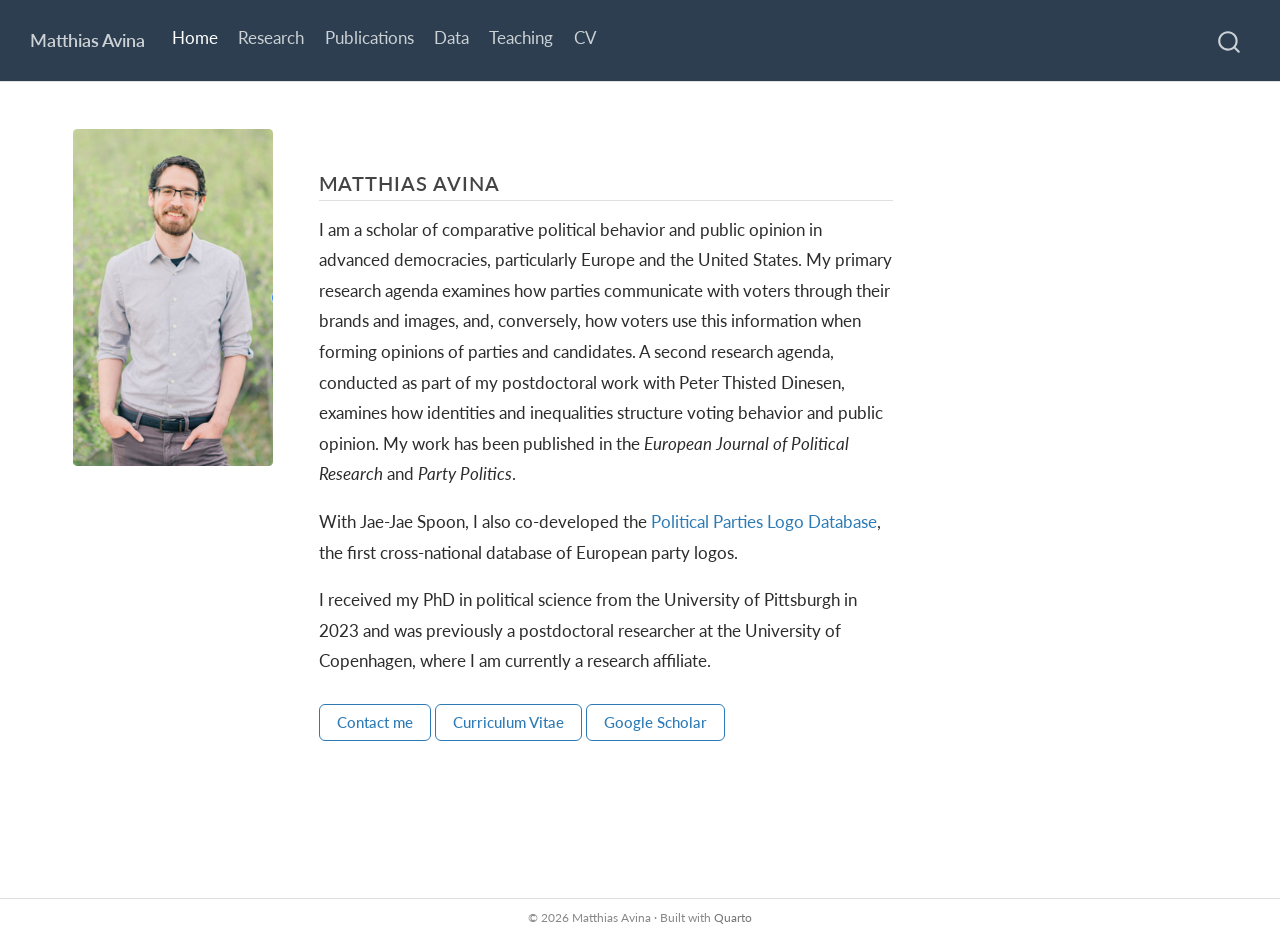
<file: index.html>
<!DOCTYPE html>
<html xmlns="http://www.w3.org/1999/xhtml" lang="en" xml:lang="en"><head>

<meta charset="utf-8">
<meta name="generator" content="quarto-1.10.18">

<meta name="viewport" content="width=device-width, initial-scale=1.0, user-scalable=yes">


<title>Matthias Avina</title>
<style>
/* Default styles provided by pandoc.
** See https://pandoc.org/MANUAL.html#variables-for-html for config info.
*/
span.smallcaps{font-variant: small-caps;}
div.columns{display: flex; gap: 1.5em;}
div.column{flex: auto;}
@media screen {
div.columns{gap: min(4vw, 1.5em);}
div.column{overflow-x: auto;}
}
div.hanging-indent{margin-left: 1.5em; text-indent: -1.5em;}
ul.task-list{list-style: none;}
ul.task-list li input[type="checkbox"] {
  width: 0.8em;
  margin: 0 0.8em 0.2em -1em; /* quarto-specific, see https://github.com/quarto-dev/quarto-cli/issues/4556 */ 
  vertical-align: middle;
}
</style>


<script src="site_libs/quarto-nav/quarto-nav.js"></script>
<script src="site_libs/quarto-nav/headroom.min.js"></script>
<script src="site_libs/clipboard/clipboard.min.js"></script>
<script src="site_libs/quarto-search/autocomplete.umd.js"></script>
<script src="site_libs/quarto-search/fuse.min.js"></script>
<script src="site_libs/quarto-search/quarto-search.js"></script>
<meta name="quarto:offset" content="./">
<link href="./assets/favicon.svg" rel="icon" type="image/svg+xml">
<script src="site_libs/quarto-html/quarto.js" type="module"></script>
<script src="site_libs/quarto-html/tabsets/tabsets.js" type="module"></script>
<script src="site_libs/quarto-html/popper.min.js"></script>
<script src="site_libs/quarto-html/tippy.umd.min.js"></script>
<script src="site_libs/quarto-html/anchor.min.js"></script>
<link href="site_libs/quarto-html/tippy.css" rel="stylesheet">
<link href="site_libs/quarto-html/quarto-syntax-highlighting-64a204ab8560d761af7679ceaba22944.css" rel="stylesheet" id="quarto-text-highlighting-styles">
<script src="site_libs/bootstrap/bootstrap.min.js"></script>
<link href="site_libs/bootstrap/bootstrap-icons.css" rel="stylesheet">
<link href="site_libs/bootstrap/bootstrap-65ab6f6afcc98c2005f3bec1c5e98b7d.min.css" rel="stylesheet" append-hash="true" id="quarto-bootstrap" data-mode="light">
<script id="quarto-search-options" type="application/json">{
  "location": "navbar",
  "copy-button": false,
  "collapse-after": 3,
  "panel-placement": "end",
  "type": "overlay",
  "limit": 50,
  "keyboard-shortcut": [
    "f",
    "/",
    "s"
  ],
  "show-item-context": false,
  "language": {
    "search-no-results-text": "No results",
    "search-matching-documents-text": "matching documents",
    "search-copy-link-title": "Copy link to search",
    "search-hide-matches-text": "Hide additional matches",
    "search-more-match-text": "more match in this document",
    "search-more-matches-text": "more matches in this document",
    "search-clear-button-title": "Clear",
    "search-text-placeholder": "",
    "search-detached-cancel-button-title": "Cancel",
    "search-submit-button-title": "Submit",
    "search-label": "Search"
  }
}</script>


<link rel="stylesheet" href="styles.css">
</head>

<body class="nav-fixed quarto-light">

<div id="quarto-search-results"></div>
  <header id="quarto-header" class="headroom fixed-top">
    <nav class="navbar navbar-expand-lg " data-bs-theme="dark">
      <div class="navbar-container container-fluid">
      <div class="navbar-brand-container mx-auto">
    <a class="navbar-brand" href="./index.html">
    <span class="navbar-title">Matthias Avina</span>
    </a>
  </div>
            <div id="quarto-search" class="" title="Search"></div>
          <button class="navbar-toggler" type="button" data-bs-toggle="collapse" data-bs-target="#navbarCollapse" aria-controls="navbarCollapse" role="menu" aria-expanded="false" aria-label="Toggle navigation" onclick="if (window.quartoToggleHeadroom) { window.quartoToggleHeadroom(); }">
  <span class="navbar-toggler-icon"></span>
</button>
          <div class="collapse navbar-collapse" id="navbarCollapse">
            <ul class="navbar-nav navbar-nav-scroll me-auto">
  <li class="nav-item">
    <a class="nav-link active" href="./index.html" aria-current="page"> 
<span class="menu-text">Home</span></a>
  </li>  
  <li class="nav-item">
    <a class="nav-link" href="./research.html"> 
<span class="menu-text">Research</span></a>
  </li>  
  <li class="nav-item">
    <a class="nav-link" href="./publications.html"> 
<span class="menu-text">Publications</span></a>
  </li>  
  <li class="nav-item">
    <a class="nav-link" href="https://politicalpartieslogos-database.github.io/PPLD/"> 
<span class="menu-text">Data</span></a>
  </li>  
  <li class="nav-item">
    <a class="nav-link" href="./teaching.html"> 
<span class="menu-text">Teaching</span></a>
  </li>  
  <li class="nav-item">
    <a class="nav-link" href="./assets/Avina_CV_2026.pdf"> 
<span class="menu-text">CV</span></a>
  </li>  
</ul>
          </div> <!-- /navcollapse -->
            <div class="quarto-navbar-tools">
</div>
      </div> <!-- /container-fluid -->
    </nav>
</header>
<!-- content -->
<div id="quarto-content" class="quarto-container page-columns page-rows-contents page-layout-full page-navbar">
<!-- sidebar -->
<!-- margin-sidebar -->
    
<!-- main -->
<main class="content column-page" id="quarto-document-content"><header id="title-block-header" class="quarto-title-block"></header>




<div class="columns">
<div class="column" style="width:30%;">
<p><img src="assets/profile2.png" class="rounded img-fluid" width="200"></p>
</div><div class="column" style="width:70%;">
<section id="matthias-avina" class="level2">
<h2 class="anchored" data-anchor-id="matthias-avina">Matthias Avina</h2>
<p>I am a scholar of comparative political behavior and public opinion in advanced democracies, particularly Europe and the United States. My primary research agenda examines how parties communicate with voters through their brands and images, and, conversely, how voters use this information when forming opinions of parties and candidates. A second research agenda, conducted as part of my postdoctoral work with Peter Thisted Dinesen, examines how identities and inequalities structure voting behavior and public opinion. My work has been published in the <em>European Journal of Political Research</em> and <em>Party Politics</em>.</p>
<p>With Jae-Jae Spoon, I also co-developed the <a href="https://politicalpartieslogos-database.github.io/PPLD/">Political Parties Logo Database</a>, the first cross-national database of European party logos.</p>
<p>I received my PhD in political science from the University of Pittsburgh in 2023 and was previously a postdoctoral researcher at the University of Copenhagen, where I am currently a research affiliate.</p>
<div class="home-btns">
<p><a href="mailto:mav@ifs.ku.dk" class="btn">Contact me</a> <a href="assets/Avina_CV_2026.pdf" class="btn" target="_blank">Curriculum Vitae</a> <a href="https://scholar.google.com/citations?user=osYqomEAAAAJ&amp;hl=en" class="btn">Google Scholar</a></p>
</div>
</section>
</div>
</div>



</main> <!-- /main -->
<script id="quarto-html-after-body" type="application/javascript">
  window.document.addEventListener("DOMContentLoaded", function (event) {
    const icon = "";
    const anchorJS = new window.AnchorJS();
    anchorJS.options = {
      placement: 'right',
      icon: icon
    };
    anchorJS.add('.anchored');
    const isCodeAnnotation = (el) => {
      for (const clz of el.classList) {
        if (clz.startsWith('code-annotation-')) {                     
          return true;
        }
      }
      return false;
    }
    const onCopySuccess = function(e) {
      // button target
      const button = e.trigger;
      // don't keep focus
      button.blur();
      // flash "checked"
      button.classList.add('code-copy-button-checked');
      var currentTitle = button.getAttribute("title");
      button.setAttribute("title", "Copied!");
      let tooltip;
      if (window.bootstrap) {
        button.setAttribute("data-bs-toggle", "tooltip");
        button.setAttribute("data-bs-placement", "left");
        button.setAttribute("data-bs-title", "Copied!");
        tooltip = new bootstrap.Tooltip(button, 
          { trigger: "manual", 
            customClass: "code-copy-button-tooltip",
            offset: [0, -8]});
        tooltip.show();    
      }
      setTimeout(function() {
        if (tooltip) {
          tooltip.hide();
          button.removeAttribute("data-bs-title");
          button.removeAttribute("data-bs-toggle");
          button.removeAttribute("data-bs-placement");
        }
        button.setAttribute("title", currentTitle);
        button.classList.remove('code-copy-button-checked');
      }, 1000);
      // clear code selection
      e.clearSelection();
    }
    const getTextToCopy = function(trigger) {
      const outerScaffold = trigger.parentElement.cloneNode(true);
      const codeEl = outerScaffold.querySelector('code');
      for (const childEl of codeEl.children) {
        if (isCodeAnnotation(childEl)) {
          childEl.remove();
        }
      }
      return codeEl.innerText;
    }
    const clipboard = new window.ClipboardJS('.code-copy-button:not([data-in-quarto-modal])', {
      text: getTextToCopy
    });
    clipboard.on('success', onCopySuccess);
    if (window.document.getElementById('quarto-embedded-source-code-modal')) {
      const clipboardModal = new window.ClipboardJS('.code-copy-button[data-in-quarto-modal]', {
        text: getTextToCopy,
        container: window.document.getElementById('quarto-embedded-source-code-modal')
      });
      clipboardModal.on('success', onCopySuccess);
    }
      var localhostRegex = new RegExp(/^(?:http|https):\/\/localhost\:?[0-9]*\//);
      var mailtoRegex = new RegExp(/^mailto:/);
        var filterRegex = new RegExp("https:\/\/matthiasavina\.com");
      var isInternal = (href) => {
          return filterRegex.test(href) || localhostRegex.test(href) || mailtoRegex.test(href);
      }
      // Inspect non-navigation links and adorn them if external
     var links = window.document.querySelectorAll('a[href]:not(.nav-link):not(.navbar-brand):not(.toc-action):not(.sidebar-link):not(.sidebar-item-toggle):not(.pagination-link):not(.no-external):not([aria-hidden]):not(.dropdown-item):not(.quarto-navigation-tool):not(.about-link)');
      for (var i=0; i<links.length; i++) {
        const link = links[i];
        if (!isInternal(link.href)) {
          // undo the damage that might have been done by quarto-nav.js in the case of
          // links that we want to consider external
          if (link.dataset.originalHref !== undefined) {
            link.href = link.dataset.originalHref;
          }
            // target, if specified
            link.setAttribute("target", "_blank");
            if (link.getAttribute("rel") === null) {
              link.setAttribute("rel", "noopener");
            }
        }
      }
    function tippyHover(el, contentFn, onTriggerFn, onUntriggerFn) {
      const config = {
        allowHTML: true,
        maxWidth: 500,
        delay: 100,
        arrow: false,
        appendTo: function(el) {
            return el.parentElement;
        },
        interactive: true,
        interactiveBorder: 10,
        theme: 'quarto',
        placement: 'bottom-start',
      };
      if (contentFn) {
        config.content = contentFn;
      }
      if (onTriggerFn) {
        config.onTrigger = onTriggerFn;
      }
      if (onUntriggerFn) {
        config.onUntrigger = onUntriggerFn;
      }
      window.tippy(el, config); 
    }
    const noterefs = window.document.querySelectorAll('a[role="doc-noteref"]');
    for (var i=0; i<noterefs.length; i++) {
      const ref = noterefs[i];
      tippyHover(ref, function() {
        // use id or data attribute instead here
        let href = ref.getAttribute('data-footnote-href') || ref.getAttribute('href');
        try { href = new URL(href).hash; } catch {}
        const id = href.replace(/^#\/?/, "");
        const note = window.document.getElementById(id);
        if (note) {
          return note.innerHTML;
        } else {
          return "";
        }
      });
    }
    const xrefs = window.document.querySelectorAll('a.quarto-xref');
    const processXRef = (id, note) => {
      // Strip column container classes
      const stripColumnClz = (el) => {
        el.classList.remove("page-full", "page-columns");
        if (el.children) {
          for (const child of el.children) {
            stripColumnClz(child);
          }
        }
      }
      stripColumnClz(note)
      if (id === null || id.startsWith('sec-')) {
        // Special case sections, only their first couple elements
        const container = document.createElement("div");
        if (note.children && note.children.length > 2) {
          container.appendChild(note.children[0].cloneNode(true));
          for (let i = 1; i < note.children.length; i++) {
            const child = note.children[i];
            if (child.tagName === "P" && child.innerText === "") {
              continue;
            } else {
              container.appendChild(child.cloneNode(true));
              break;
            }
          }
          if (window.Quarto?.typesetMath) {
            window.Quarto.typesetMath(container);
          }
          return container.innerHTML
        } else {
          if (window.Quarto?.typesetMath) {
            window.Quarto.typesetMath(note);
          }
          return note.innerHTML;
        }
      } else {
        // Remove any anchor links if they are present
        const anchorLink = note.querySelector('a.anchorjs-link');
        if (anchorLink) {
          anchorLink.remove();
        }
        if (window.Quarto?.typesetMath) {
          window.Quarto.typesetMath(note);
        }
        if (note.classList.contains("callout")) {
          return note.outerHTML;
        } else {
          return note.innerHTML;
        }
      }
    }
    for (var i=0; i<xrefs.length; i++) {
      const xref = xrefs[i];
      tippyHover(xref, undefined, function(instance) {
        instance.disable();
        let url = xref.getAttribute('href');
        let hash = undefined; 
        if (url.startsWith('#')) {
          hash = url;
        } else {
          try { hash = new URL(url).hash; } catch {}
        }
        if (hash) {
          const id = hash.replace(/^#\/?/, "");
          const note = window.document.getElementById(id);
          if (note !== null) {
            try {
              const html = processXRef(id, note.cloneNode(true));
              instance.setContent(html);
            } finally {
              instance.enable();
              instance.show();
            }
          } else {
            // See if we can fetch this
            fetch(url.split('#')[0])
            .then(res => res.text())
            .then(html => {
              const parser = new DOMParser();
              const htmlDoc = parser.parseFromString(html, "text/html");
              const note = htmlDoc.getElementById(id);
              if (note !== null) {
                const html = processXRef(id, note);
                instance.setContent(html);
              } 
            }).finally(() => {
              instance.enable();
              instance.show();
            });
          }
        } else {
          // See if we can fetch a full url (with no hash to target)
          // This is a special case and we should probably do some content thinning / targeting
          fetch(url)
          .then(res => res.text())
          .then(html => {
            const parser = new DOMParser();
            const htmlDoc = parser.parseFromString(html, "text/html");
            const note = htmlDoc.querySelector('main.content');
            if (note !== null) {
              // This should only happen for chapter cross references
              // (since there is no id in the URL)
              // remove the first header
              if (note.children.length > 0 && note.children[0].tagName === "HEADER") {
                note.children[0].remove();
              }
              const html = processXRef(null, note);
              instance.setContent(html);
            } 
          }).finally(() => {
            instance.enable();
            instance.show();
          });
        }
      }, function(instance) {
      });
    }
        let selectedAnnoteEl;
        const selectorForAnnotation = ( cell, annotation) => {
          let cellAttr = 'data-code-cell="' + cell + '"';
          let lineAttr = 'data-code-annotation="' +  annotation + '"';
          const selector = 'span[' + cellAttr + '][' + lineAttr + ']';
          return selector;
        }
        const selectCodeLines = (annoteEl) => {
          const doc = window.document;
          const targetCell = annoteEl.getAttribute("data-target-cell");
          const targetAnnotation = annoteEl.getAttribute("data-target-annotation");
          const annoteSpan = window.document.querySelector(selectorForAnnotation(targetCell, targetAnnotation));
          const lines = annoteSpan.getAttribute("data-code-lines").split(",");
          const lineIds = lines.map((line) => {
            return targetCell + "-" + line;
          })
          let top = null;
          let height = null;
          let parent = null;
          if (lineIds.length > 0) {
              //compute the position of the single el (top and bottom and make a div)
              const el = window.document.getElementById(lineIds[0]);
              top = el.offsetTop;
              height = el.offsetHeight;
              parent = el.parentElement.parentElement;
            if (lineIds.length > 1) {
              const lastEl = window.document.getElementById(lineIds[lineIds.length - 1]);
              const bottom = lastEl.offsetTop + lastEl.offsetHeight;
              height = bottom - top;
            }
            if (top !== null && height !== null && parent !== null) {
              // cook up a div (if necessary) and position it 
              let div = window.document.getElementById("code-annotation-line-highlight");
              if (div === null) {
                div = window.document.createElement("div");
                div.setAttribute("id", "code-annotation-line-highlight");
                div.style.position = 'absolute';
                parent.appendChild(div);
              }
              div.style.top = top - 2 + "px";
              div.style.height = height + 4 + "px";
              div.style.left = 0;
              let gutterDiv = window.document.getElementById("code-annotation-line-highlight-gutter");
              if (gutterDiv === null) {
                gutterDiv = window.document.createElement("div");
                gutterDiv.setAttribute("id", "code-annotation-line-highlight-gutter");
                gutterDiv.style.position = 'absolute';
                const codeCell = window.document.getElementById(targetCell);
                const gutter = codeCell.querySelector('.code-annotation-gutter');
                gutter.appendChild(gutterDiv);
              }
              gutterDiv.style.top = top - 2 + "px";
              gutterDiv.style.height = height + 4 + "px";
            }
            selectedAnnoteEl = annoteEl;
          }
        };
        const unselectCodeLines = () => {
          const elementsIds = ["code-annotation-line-highlight", "code-annotation-line-highlight-gutter"];
          elementsIds.forEach((elId) => {
            const div = window.document.getElementById(elId);
            if (div) {
              div.remove();
            }
          });
          selectedAnnoteEl = undefined;
        };
          // Handle positioning of the toggle
      window.addEventListener(
        "resize",
        throttle(() => {
          elRect = undefined;
          if (selectedAnnoteEl) {
            selectCodeLines(selectedAnnoteEl);
          }
        }, 10)
      );
      function throttle(fn, ms) {
      let throttle = false;
      let timer;
        return (...args) => {
          if(!throttle) { // first call gets through
              fn.apply(this, args);
              throttle = true;
          } else { // all the others get throttled
              if(timer) clearTimeout(timer); // cancel #2
              timer = setTimeout(() => {
                fn.apply(this, args);
                timer = throttle = false;
              }, ms);
          }
        };
      }
        // Attach click handler to the DT
        const annoteDls = window.document.querySelectorAll('dt[data-target-cell]');
        for (const annoteDlNode of annoteDls) {
          annoteDlNode.addEventListener('click', (event) => {
            const clickedEl = event.target;
            if (clickedEl !== selectedAnnoteEl) {
              unselectCodeLines();
              const activeEl = window.document.querySelector('dt[data-target-cell].code-annotation-active');
              if (activeEl) {
                activeEl.classList.remove('code-annotation-active');
              }
              selectCodeLines(clickedEl);
              clickedEl.classList.add('code-annotation-active');
            } else {
              // Unselect the line
              unselectCodeLines();
              clickedEl.classList.remove('code-annotation-active');
            }
          });
        }
    const findCites = (el) => {
      const parentEl = el.parentElement;
      if (parentEl) {
        const cites = parentEl.dataset.cites;
        if (cites) {
          return {
            el,
            cites: cites.split(' ')
          };
        } else {
          return findCites(el.parentElement)
        }
      } else {
        return undefined;
      }
    };
    var bibliorefs = window.document.querySelectorAll('a[role="doc-biblioref"]');
    for (var i=0; i<bibliorefs.length; i++) {
      const ref = bibliorefs[i];
      const citeInfo = findCites(ref);
      if (citeInfo) {
        tippyHover(citeInfo.el, function() {
          var popup = window.document.createElement('div');
          citeInfo.cites.forEach(function(cite) {
            var citeDiv = window.document.createElement('div');
            citeDiv.classList.add('hanging-indent');
            citeDiv.classList.add('csl-entry');
            var biblioDiv = window.document.getElementById('ref-' + cite);
            if (biblioDiv) {
              citeDiv.innerHTML = biblioDiv.innerHTML;
            }
            popup.appendChild(citeDiv);
          });
          return popup.innerHTML;
        });
      }
    }
  });
  </script>
</div> <!-- /content -->
<footer class="footer">
  <div class="nav-footer">
    <div class="nav-footer-left">
      &nbsp;
    </div>   
    <div class="nav-footer-center">
<p>© 2026 Matthias Avina · Built with <a href="https://quarto.org">Quarto</a></p>
</div>
    <div class="nav-footer-right">
      &nbsp;
    </div>
  </div>
</footer>




</body></html>
</file>
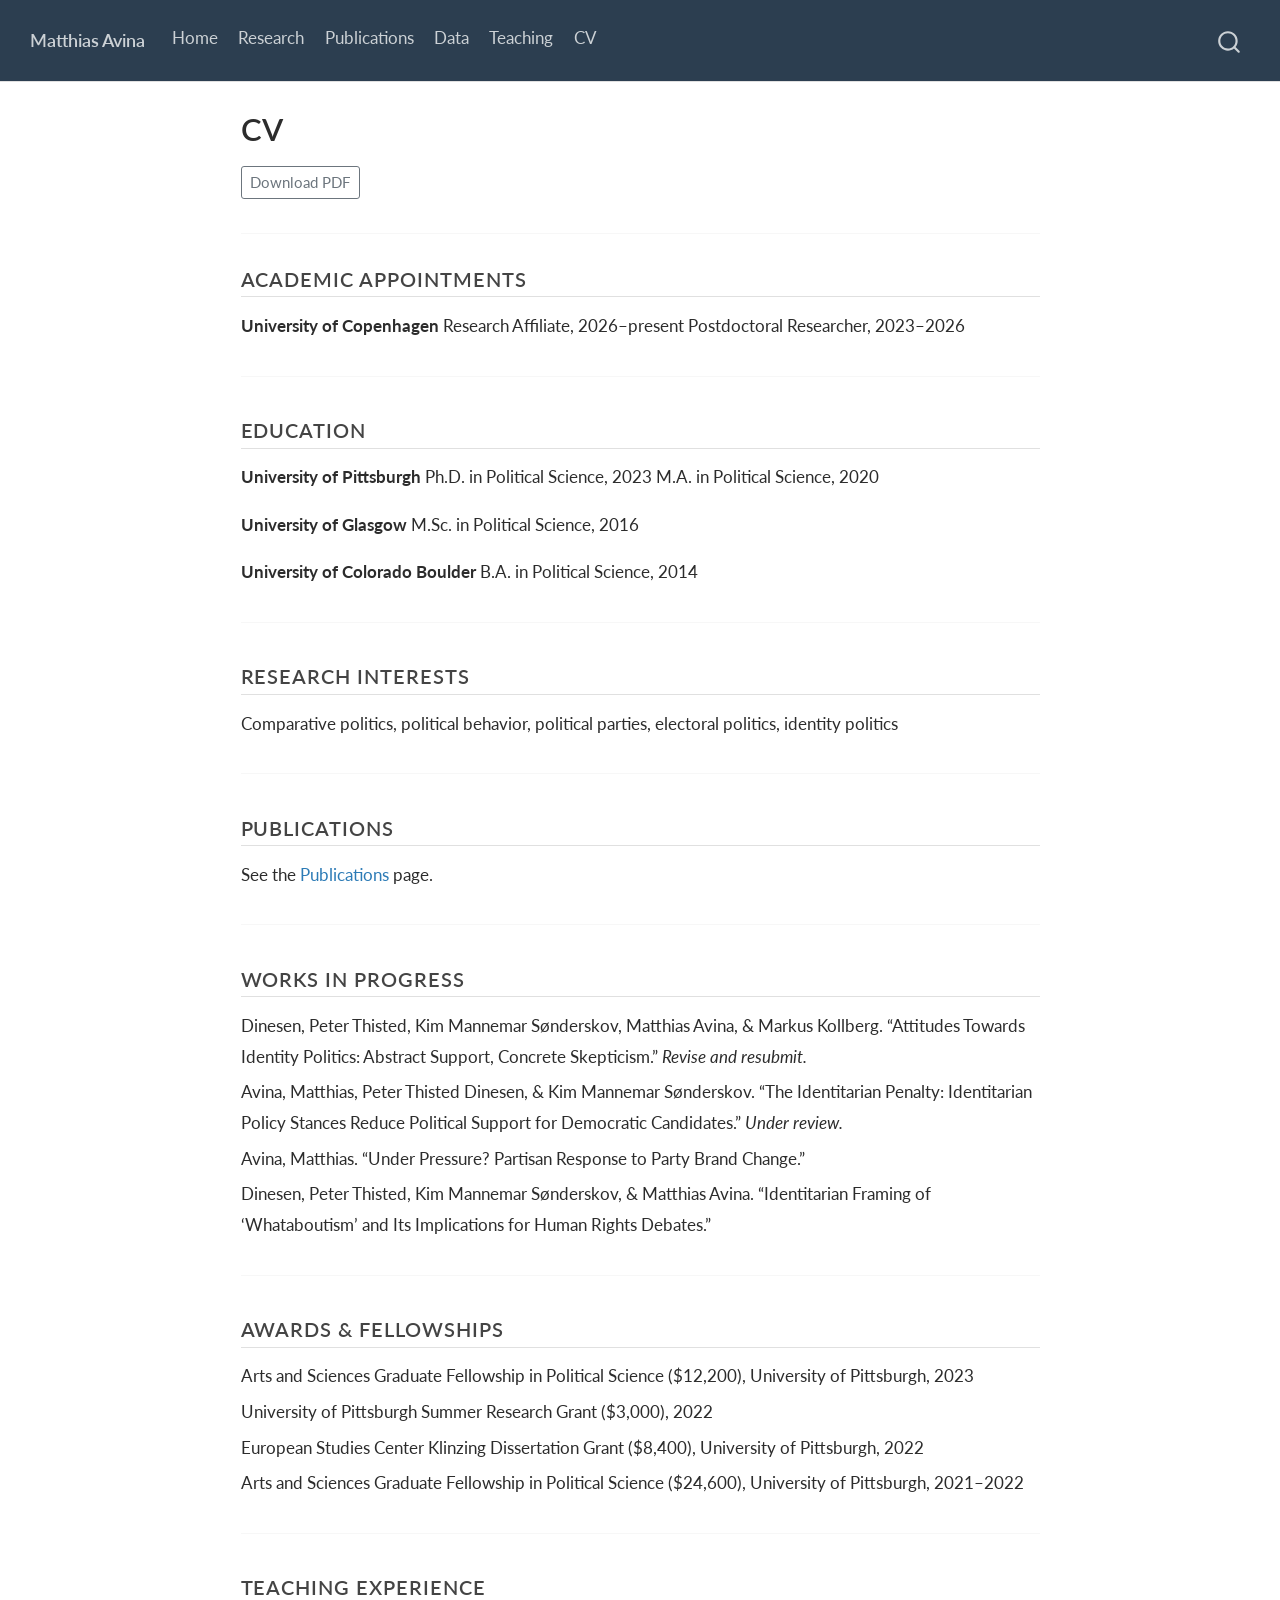
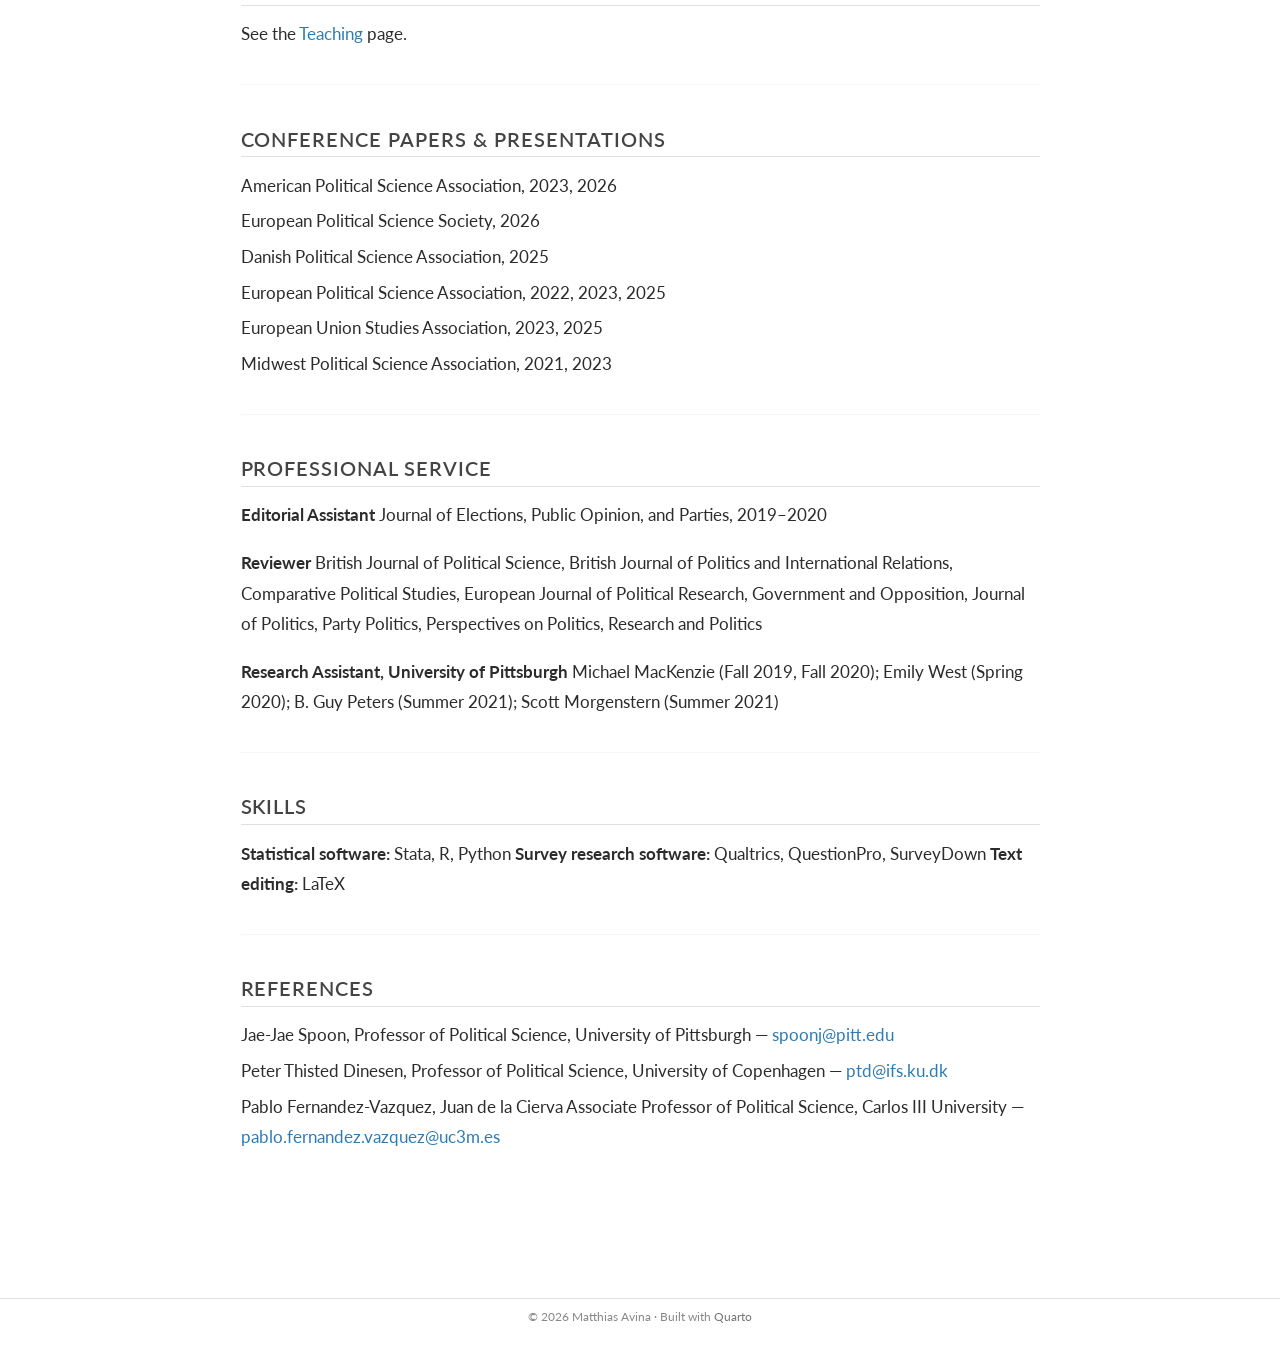
<file: cv.html>
<!DOCTYPE html>
<html xmlns="http://www.w3.org/1999/xhtml" lang="en" xml:lang="en"><head>

<meta charset="utf-8">
<meta name="generator" content="quarto-1.10.18">

<meta name="viewport" content="width=device-width, initial-scale=1.0, user-scalable=yes">


<title>CV – Matthias Avina</title>
<style>
/* Default styles provided by pandoc.
** See https://pandoc.org/MANUAL.html#variables-for-html for config info.
*/
span.smallcaps{font-variant: small-caps;}
div.columns{display: flex; gap: 1.5em;}
div.column{flex: auto;}
@media screen {
div.columns{gap: min(4vw, 1.5em);}
div.column{overflow-x: auto;}
}
div.hanging-indent{margin-left: 1.5em; text-indent: -1.5em;}
ul.task-list{list-style: none;}
ul.task-list li input[type="checkbox"] {
  width: 0.8em;
  margin: 0 0.8em 0.2em -1em; /* quarto-specific, see https://github.com/quarto-dev/quarto-cli/issues/4556 */ 
  vertical-align: middle;
}
</style>


<script src="site_libs/quarto-nav/quarto-nav.js"></script>
<script src="site_libs/quarto-nav/headroom.min.js"></script>
<script src="site_libs/clipboard/clipboard.min.js"></script>
<script src="site_libs/quarto-search/autocomplete.umd.js"></script>
<script src="site_libs/quarto-search/fuse.min.js"></script>
<script src="site_libs/quarto-search/quarto-search.js"></script>
<meta name="quarto:offset" content="./">
<link href="./assets/favicon.svg" rel="icon" type="image/svg+xml">
<script src="site_libs/quarto-html/quarto.js" type="module"></script>
<script src="site_libs/quarto-html/tabsets/tabsets.js" type="module"></script>
<script src="site_libs/quarto-html/popper.min.js"></script>
<script src="site_libs/quarto-html/tippy.umd.min.js"></script>
<script src="site_libs/quarto-html/anchor.min.js"></script>
<link href="site_libs/quarto-html/tippy.css" rel="stylesheet">
<link href="site_libs/quarto-html/quarto-syntax-highlighting-64a204ab8560d761af7679ceaba22944.css" rel="stylesheet" id="quarto-text-highlighting-styles">
<script src="site_libs/bootstrap/bootstrap.min.js"></script>
<link href="site_libs/bootstrap/bootstrap-icons.css" rel="stylesheet">
<link href="site_libs/bootstrap/bootstrap-65ab6f6afcc98c2005f3bec1c5e98b7d.min.css" rel="stylesheet" append-hash="true" id="quarto-bootstrap" data-mode="light">
<script id="quarto-search-options" type="application/json">{
  "location": "navbar",
  "copy-button": false,
  "collapse-after": 3,
  "panel-placement": "end",
  "type": "overlay",
  "limit": 50,
  "keyboard-shortcut": [
    "f",
    "/",
    "s"
  ],
  "show-item-context": false,
  "language": {
    "search-no-results-text": "No results",
    "search-matching-documents-text": "matching documents",
    "search-copy-link-title": "Copy link to search",
    "search-hide-matches-text": "Hide additional matches",
    "search-more-match-text": "more match in this document",
    "search-more-matches-text": "more matches in this document",
    "search-clear-button-title": "Clear",
    "search-text-placeholder": "",
    "search-detached-cancel-button-title": "Cancel",
    "search-submit-button-title": "Submit",
    "search-label": "Search"
  }
}</script>


<link rel="stylesheet" href="styles.css">
</head>

<body class="nav-fixed fullcontent quarto-light">

<div id="quarto-search-results"></div>
  <header id="quarto-header" class="headroom fixed-top">
    <nav class="navbar navbar-expand-lg " data-bs-theme="dark">
      <div class="navbar-container container-fluid">
      <div class="navbar-brand-container mx-auto">
    <a class="navbar-brand" href="./index.html">
    <span class="navbar-title">Matthias Avina</span>
    </a>
  </div>
            <div id="quarto-search" class="" title="Search"></div>
          <button class="navbar-toggler" type="button" data-bs-toggle="collapse" data-bs-target="#navbarCollapse" aria-controls="navbarCollapse" role="menu" aria-expanded="false" aria-label="Toggle navigation" onclick="if (window.quartoToggleHeadroom) { window.quartoToggleHeadroom(); }">
  <span class="navbar-toggler-icon"></span>
</button>
          <div class="collapse navbar-collapse" id="navbarCollapse">
            <ul class="navbar-nav navbar-nav-scroll me-auto">
  <li class="nav-item">
    <a class="nav-link" href="./index.html"> 
<span class="menu-text">Home</span></a>
  </li>  
  <li class="nav-item">
    <a class="nav-link" href="./research.html"> 
<span class="menu-text">Research</span></a>
  </li>  
  <li class="nav-item">
    <a class="nav-link" href="./publications.html"> 
<span class="menu-text">Publications</span></a>
  </li>  
  <li class="nav-item">
    <a class="nav-link" href="https://politicalpartieslogos-database.github.io/PPLD/"> 
<span class="menu-text">Data</span></a>
  </li>  
  <li class="nav-item">
    <a class="nav-link" href="./teaching.html"> 
<span class="menu-text">Teaching</span></a>
  </li>  
  <li class="nav-item">
    <a class="nav-link" href="./assets/Avina_CV_2026.pdf"> 
<span class="menu-text">CV</span></a>
  </li>  
</ul>
          </div> <!-- /navcollapse -->
            <div class="quarto-navbar-tools">
</div>
      </div> <!-- /container-fluid -->
    </nav>
</header>
<!-- content -->
<div id="quarto-content" class="quarto-container page-columns page-rows-contents page-layout-article page-navbar">
<!-- sidebar -->
<!-- margin-sidebar -->
    
<!-- main -->
<main class="content" id="quarto-document-content">

<header id="title-block-header" class="quarto-title-block default">
<div class="quarto-title">
<h1 class="title">CV</h1>
</div>



<div class="quarto-title-meta">

    
  
    
  </div>
  


</header>


<p><a href="assets/Avina_CV_2026.pdf" class="btn btn-outline-secondary btn-sm">Download PDF</a></p>
<hr>
<section id="academic-appointments" class="level2">
<h2 class="anchored" data-anchor-id="academic-appointments">Academic Appointments</h2>
<p><strong>University of Copenhagen</strong> Research Affiliate, 2026–present Postdoctoral Researcher, 2023–2026</p>
<hr>
</section>
<section id="education" class="level2">
<h2 class="anchored" data-anchor-id="education">Education</h2>
<p><strong>University of Pittsburgh</strong> Ph.D.&nbsp;in Political Science, 2023 M.A.&nbsp;in Political Science, 2020</p>
<p><strong>University of Glasgow</strong> M.Sc. in Political Science, 2016</p>
<p><strong>University of Colorado Boulder</strong> B.A. in Political Science, 2014</p>
<hr>
</section>
<section id="research-interests" class="level2">
<h2 class="anchored" data-anchor-id="research-interests">Research Interests</h2>
<p>Comparative politics, political behavior, political parties, electoral politics, identity politics</p>
<hr>
</section>
<section id="publications" class="level2">
<h2 class="anchored" data-anchor-id="publications">Publications</h2>
<p>See the <a href="./publications.html">Publications</a> page.</p>
<hr>
</section>
<section id="works-in-progress" class="level2">
<h2 class="anchored" data-anchor-id="works-in-progress">Works in Progress</h2>
<ul>
<li>Dinesen, Peter Thisted, Kim Mannemar Sønderskov, Matthias Avina, &amp; Markus Kollberg. “Attitudes Towards Identity Politics: Abstract Support, Concrete Skepticism.” <em>Revise and resubmit.</em></li>
<li>Avina, Matthias, Peter Thisted Dinesen, &amp; Kim Mannemar Sønderskov. “The Identitarian Penalty: Identitarian Policy Stances Reduce Political Support for Democratic Candidates.” <em>Under review.</em></li>
<li>Avina, Matthias. “Under Pressure? Partisan Response to Party Brand Change.”</li>
<li>Dinesen, Peter Thisted, Kim Mannemar Sønderskov, &amp; Matthias Avina. “Identitarian Framing of ‘Whataboutism’ and Its Implications for Human Rights Debates.”</li>
</ul>
<hr>
</section>
<section id="awards-fellowships" class="level2">
<h2 class="anchored" data-anchor-id="awards-fellowships">Awards &amp; Fellowships</h2>
<ul>
<li>Arts and Sciences Graduate Fellowship in Political Science ($12,200), University of Pittsburgh, 2023</li>
<li>University of Pittsburgh Summer Research Grant ($3,000), 2022</li>
<li>European Studies Center Klinzing Dissertation Grant ($8,400), University of Pittsburgh, 2022</li>
<li>Arts and Sciences Graduate Fellowship in Political Science ($24,600), University of Pittsburgh, 2021–2022</li>
</ul>
<hr>
</section>
<section id="teaching-experience" class="level2">
<h2 class="anchored" data-anchor-id="teaching-experience">Teaching Experience</h2>
<p>See the <a href="./teaching.html">Teaching</a> page.</p>
<hr>
</section>
<section id="conference-papers-presentations" class="level2">
<h2 class="anchored" data-anchor-id="conference-papers-presentations">Conference Papers &amp; Presentations</h2>
<ul>
<li>American Political Science Association, 2023, 2026</li>
<li>European Political Science Society, 2026</li>
<li>Danish Political Science Association, 2025</li>
<li>European Political Science Association, 2022, 2023, 2025</li>
<li>European Union Studies Association, 2023, 2025</li>
<li>Midwest Political Science Association, 2021, 2023</li>
</ul>
<hr>
</section>
<section id="professional-service" class="level2">
<h2 class="anchored" data-anchor-id="professional-service">Professional Service</h2>
<p><strong>Editorial Assistant</strong> Journal of Elections, Public Opinion, and Parties, 2019–2020</p>
<p><strong>Reviewer</strong> British Journal of Political Science, British Journal of Politics and International Relations, Comparative Political Studies, European Journal of Political Research, Government and Opposition, Journal of Politics, Party Politics, Perspectives on Politics, Research and Politics</p>
<p><strong>Research Assistant, University of Pittsburgh</strong> Michael MacKenzie (Fall 2019, Fall 2020); Emily West (Spring 2020); B. Guy Peters (Summer 2021); Scott Morgenstern (Summer 2021)</p>
<hr>
</section>
<section id="skills" class="level2">
<h2 class="anchored" data-anchor-id="skills">Skills</h2>
<p><strong>Statistical software:</strong> Stata, R, Python <strong>Survey research software:</strong> Qualtrics, QuestionPro, SurveyDown <strong>Text editing:</strong> LaTeX</p>
<hr>
</section>
<section id="references" class="level2">
<h2 class="anchored" data-anchor-id="references">References</h2>
<ul>
<li>Jae-Jae Spoon, Professor of Political Science, University of Pittsburgh — <a href="mailto:spoonj@pitt.edu">spoonj@pitt.edu</a></li>
<li>Peter Thisted Dinesen, Professor of Political Science, University of Copenhagen — <a href="mailto:ptd@ifs.ku.dk">ptd@ifs.ku.dk</a></li>
<li>Pablo Fernandez-Vazquez, Juan de la Cierva Associate Professor of Political Science, Carlos III University — <a href="mailto:pablo.fernandez.vazquez@uc3m.es">pablo.fernandez.vazquez@uc3m.es</a></li>
</ul>


</section>

</main> <!-- /main -->
<script id="quarto-html-after-body" type="application/javascript">
  window.document.addEventListener("DOMContentLoaded", function (event) {
    const icon = "";
    const anchorJS = new window.AnchorJS();
    anchorJS.options = {
      placement: 'right',
      icon: icon
    };
    anchorJS.add('.anchored');
    const isCodeAnnotation = (el) => {
      for (const clz of el.classList) {
        if (clz.startsWith('code-annotation-')) {                     
          return true;
        }
      }
      return false;
    }
    const onCopySuccess = function(e) {
      // button target
      const button = e.trigger;
      // don't keep focus
      button.blur();
      // flash "checked"
      button.classList.add('code-copy-button-checked');
      var currentTitle = button.getAttribute("title");
      button.setAttribute("title", "Copied!");
      let tooltip;
      if (window.bootstrap) {
        button.setAttribute("data-bs-toggle", "tooltip");
        button.setAttribute("data-bs-placement", "left");
        button.setAttribute("data-bs-title", "Copied!");
        tooltip = new bootstrap.Tooltip(button, 
          { trigger: "manual", 
            customClass: "code-copy-button-tooltip",
            offset: [0, -8]});
        tooltip.show();    
      }
      setTimeout(function() {
        if (tooltip) {
          tooltip.hide();
          button.removeAttribute("data-bs-title");
          button.removeAttribute("data-bs-toggle");
          button.removeAttribute("data-bs-placement");
        }
        button.setAttribute("title", currentTitle);
        button.classList.remove('code-copy-button-checked');
      }, 1000);
      // clear code selection
      e.clearSelection();
    }
    const getTextToCopy = function(trigger) {
      const outerScaffold = trigger.parentElement.cloneNode(true);
      const codeEl = outerScaffold.querySelector('code');
      for (const childEl of codeEl.children) {
        if (isCodeAnnotation(childEl)) {
          childEl.remove();
        }
      }
      return codeEl.innerText;
    }
    const clipboard = new window.ClipboardJS('.code-copy-button:not([data-in-quarto-modal])', {
      text: getTextToCopy
    });
    clipboard.on('success', onCopySuccess);
    if (window.document.getElementById('quarto-embedded-source-code-modal')) {
      const clipboardModal = new window.ClipboardJS('.code-copy-button[data-in-quarto-modal]', {
        text: getTextToCopy,
        container: window.document.getElementById('quarto-embedded-source-code-modal')
      });
      clipboardModal.on('success', onCopySuccess);
    }
      var localhostRegex = new RegExp(/^(?:http|https):\/\/localhost\:?[0-9]*\//);
      var mailtoRegex = new RegExp(/^mailto:/);
        var filterRegex = new RegExp("https:\/\/matthiasavina\.com");
      var isInternal = (href) => {
          return filterRegex.test(href) || localhostRegex.test(href) || mailtoRegex.test(href);
      }
      // Inspect non-navigation links and adorn them if external
     var links = window.document.querySelectorAll('a[href]:not(.nav-link):not(.navbar-brand):not(.toc-action):not(.sidebar-link):not(.sidebar-item-toggle):not(.pagination-link):not(.no-external):not([aria-hidden]):not(.dropdown-item):not(.quarto-navigation-tool):not(.about-link)');
      for (var i=0; i<links.length; i++) {
        const link = links[i];
        if (!isInternal(link.href)) {
          // undo the damage that might have been done by quarto-nav.js in the case of
          // links that we want to consider external
          if (link.dataset.originalHref !== undefined) {
            link.href = link.dataset.originalHref;
          }
            // target, if specified
            link.setAttribute("target", "_blank");
            if (link.getAttribute("rel") === null) {
              link.setAttribute("rel", "noopener");
            }
        }
      }
    function tippyHover(el, contentFn, onTriggerFn, onUntriggerFn) {
      const config = {
        allowHTML: true,
        maxWidth: 500,
        delay: 100,
        arrow: false,
        appendTo: function(el) {
            return el.parentElement;
        },
        interactive: true,
        interactiveBorder: 10,
        theme: 'quarto',
        placement: 'bottom-start',
      };
      if (contentFn) {
        config.content = contentFn;
      }
      if (onTriggerFn) {
        config.onTrigger = onTriggerFn;
      }
      if (onUntriggerFn) {
        config.onUntrigger = onUntriggerFn;
      }
      window.tippy(el, config); 
    }
    const noterefs = window.document.querySelectorAll('a[role="doc-noteref"]');
    for (var i=0; i<noterefs.length; i++) {
      const ref = noterefs[i];
      tippyHover(ref, function() {
        // use id or data attribute instead here
        let href = ref.getAttribute('data-footnote-href') || ref.getAttribute('href');
        try { href = new URL(href).hash; } catch {}
        const id = href.replace(/^#\/?/, "");
        const note = window.document.getElementById(id);
        if (note) {
          return note.innerHTML;
        } else {
          return "";
        }
      });
    }
    const xrefs = window.document.querySelectorAll('a.quarto-xref');
    const processXRef = (id, note) => {
      // Strip column container classes
      const stripColumnClz = (el) => {
        el.classList.remove("page-full", "page-columns");
        if (el.children) {
          for (const child of el.children) {
            stripColumnClz(child);
          }
        }
      }
      stripColumnClz(note)
      if (id === null || id.startsWith('sec-')) {
        // Special case sections, only their first couple elements
        const container = document.createElement("div");
        if (note.children && note.children.length > 2) {
          container.appendChild(note.children[0].cloneNode(true));
          for (let i = 1; i < note.children.length; i++) {
            const child = note.children[i];
            if (child.tagName === "P" && child.innerText === "") {
              continue;
            } else {
              container.appendChild(child.cloneNode(true));
              break;
            }
          }
          if (window.Quarto?.typesetMath) {
            window.Quarto.typesetMath(container);
          }
          return container.innerHTML
        } else {
          if (window.Quarto?.typesetMath) {
            window.Quarto.typesetMath(note);
          }
          return note.innerHTML;
        }
      } else {
        // Remove any anchor links if they are present
        const anchorLink = note.querySelector('a.anchorjs-link');
        if (anchorLink) {
          anchorLink.remove();
        }
        if (window.Quarto?.typesetMath) {
          window.Quarto.typesetMath(note);
        }
        if (note.classList.contains("callout")) {
          return note.outerHTML;
        } else {
          return note.innerHTML;
        }
      }
    }
    for (var i=0; i<xrefs.length; i++) {
      const xref = xrefs[i];
      tippyHover(xref, undefined, function(instance) {
        instance.disable();
        let url = xref.getAttribute('href');
        let hash = undefined; 
        if (url.startsWith('#')) {
          hash = url;
        } else {
          try { hash = new URL(url).hash; } catch {}
        }
        if (hash) {
          const id = hash.replace(/^#\/?/, "");
          const note = window.document.getElementById(id);
          if (note !== null) {
            try {
              const html = processXRef(id, note.cloneNode(true));
              instance.setContent(html);
            } finally {
              instance.enable();
              instance.show();
            }
          } else {
            // See if we can fetch this
            fetch(url.split('#')[0])
            .then(res => res.text())
            .then(html => {
              const parser = new DOMParser();
              const htmlDoc = parser.parseFromString(html, "text/html");
              const note = htmlDoc.getElementById(id);
              if (note !== null) {
                const html = processXRef(id, note);
                instance.setContent(html);
              } 
            }).finally(() => {
              instance.enable();
              instance.show();
            });
          }
        } else {
          // See if we can fetch a full url (with no hash to target)
          // This is a special case and we should probably do some content thinning / targeting
          fetch(url)
          .then(res => res.text())
          .then(html => {
            const parser = new DOMParser();
            const htmlDoc = parser.parseFromString(html, "text/html");
            const note = htmlDoc.querySelector('main.content');
            if (note !== null) {
              // This should only happen for chapter cross references
              // (since there is no id in the URL)
              // remove the first header
              if (note.children.length > 0 && note.children[0].tagName === "HEADER") {
                note.children[0].remove();
              }
              const html = processXRef(null, note);
              instance.setContent(html);
            } 
          }).finally(() => {
            instance.enable();
            instance.show();
          });
        }
      }, function(instance) {
      });
    }
        let selectedAnnoteEl;
        const selectorForAnnotation = ( cell, annotation) => {
          let cellAttr = 'data-code-cell="' + cell + '"';
          let lineAttr = 'data-code-annotation="' +  annotation + '"';
          const selector = 'span[' + cellAttr + '][' + lineAttr + ']';
          return selector;
        }
        const selectCodeLines = (annoteEl) => {
          const doc = window.document;
          const targetCell = annoteEl.getAttribute("data-target-cell");
          const targetAnnotation = annoteEl.getAttribute("data-target-annotation");
          const annoteSpan = window.document.querySelector(selectorForAnnotation(targetCell, targetAnnotation));
          const lines = annoteSpan.getAttribute("data-code-lines").split(",");
          const lineIds = lines.map((line) => {
            return targetCell + "-" + line;
          })
          let top = null;
          let height = null;
          let parent = null;
          if (lineIds.length > 0) {
              //compute the position of the single el (top and bottom and make a div)
              const el = window.document.getElementById(lineIds[0]);
              top = el.offsetTop;
              height = el.offsetHeight;
              parent = el.parentElement.parentElement;
            if (lineIds.length > 1) {
              const lastEl = window.document.getElementById(lineIds[lineIds.length - 1]);
              const bottom = lastEl.offsetTop + lastEl.offsetHeight;
              height = bottom - top;
            }
            if (top !== null && height !== null && parent !== null) {
              // cook up a div (if necessary) and position it 
              let div = window.document.getElementById("code-annotation-line-highlight");
              if (div === null) {
                div = window.document.createElement("div");
                div.setAttribute("id", "code-annotation-line-highlight");
                div.style.position = 'absolute';
                parent.appendChild(div);
              }
              div.style.top = top - 2 + "px";
              div.style.height = height + 4 + "px";
              div.style.left = 0;
              let gutterDiv = window.document.getElementById("code-annotation-line-highlight-gutter");
              if (gutterDiv === null) {
                gutterDiv = window.document.createElement("div");
                gutterDiv.setAttribute("id", "code-annotation-line-highlight-gutter");
                gutterDiv.style.position = 'absolute';
                const codeCell = window.document.getElementById(targetCell);
                const gutter = codeCell.querySelector('.code-annotation-gutter');
                gutter.appendChild(gutterDiv);
              }
              gutterDiv.style.top = top - 2 + "px";
              gutterDiv.style.height = height + 4 + "px";
            }
            selectedAnnoteEl = annoteEl;
          }
        };
        const unselectCodeLines = () => {
          const elementsIds = ["code-annotation-line-highlight", "code-annotation-line-highlight-gutter"];
          elementsIds.forEach((elId) => {
            const div = window.document.getElementById(elId);
            if (div) {
              div.remove();
            }
          });
          selectedAnnoteEl = undefined;
        };
          // Handle positioning of the toggle
      window.addEventListener(
        "resize",
        throttle(() => {
          elRect = undefined;
          if (selectedAnnoteEl) {
            selectCodeLines(selectedAnnoteEl);
          }
        }, 10)
      );
      function throttle(fn, ms) {
      let throttle = false;
      let timer;
        return (...args) => {
          if(!throttle) { // first call gets through
              fn.apply(this, args);
              throttle = true;
          } else { // all the others get throttled
              if(timer) clearTimeout(timer); // cancel #2
              timer = setTimeout(() => {
                fn.apply(this, args);
                timer = throttle = false;
              }, ms);
          }
        };
      }
        // Attach click handler to the DT
        const annoteDls = window.document.querySelectorAll('dt[data-target-cell]');
        for (const annoteDlNode of annoteDls) {
          annoteDlNode.addEventListener('click', (event) => {
            const clickedEl = event.target;
            if (clickedEl !== selectedAnnoteEl) {
              unselectCodeLines();
              const activeEl = window.document.querySelector('dt[data-target-cell].code-annotation-active');
              if (activeEl) {
                activeEl.classList.remove('code-annotation-active');
              }
              selectCodeLines(clickedEl);
              clickedEl.classList.add('code-annotation-active');
            } else {
              // Unselect the line
              unselectCodeLines();
              clickedEl.classList.remove('code-annotation-active');
            }
          });
        }
    const findCites = (el) => {
      const parentEl = el.parentElement;
      if (parentEl) {
        const cites = parentEl.dataset.cites;
        if (cites) {
          return {
            el,
            cites: cites.split(' ')
          };
        } else {
          return findCites(el.parentElement)
        }
      } else {
        return undefined;
      }
    };
    var bibliorefs = window.document.querySelectorAll('a[role="doc-biblioref"]');
    for (var i=0; i<bibliorefs.length; i++) {
      const ref = bibliorefs[i];
      const citeInfo = findCites(ref);
      if (citeInfo) {
        tippyHover(citeInfo.el, function() {
          var popup = window.document.createElement('div');
          citeInfo.cites.forEach(function(cite) {
            var citeDiv = window.document.createElement('div');
            citeDiv.classList.add('hanging-indent');
            citeDiv.classList.add('csl-entry');
            var biblioDiv = window.document.getElementById('ref-' + cite);
            if (biblioDiv) {
              citeDiv.innerHTML = biblioDiv.innerHTML;
            }
            popup.appendChild(citeDiv);
          });
          return popup.innerHTML;
        });
      }
    }
  });
  </script>
</div> <!-- /content -->
<footer class="footer">
  <div class="nav-footer">
    <div class="nav-footer-left">
      &nbsp;
    </div>   
    <div class="nav-footer-center">
<p>© 2026 Matthias Avina · Built with <a href="https://quarto.org">Quarto</a></p>
</div>
    <div class="nav-footer-right">
      &nbsp;
    </div>
  </div>
</footer>




</body></html>
</file>
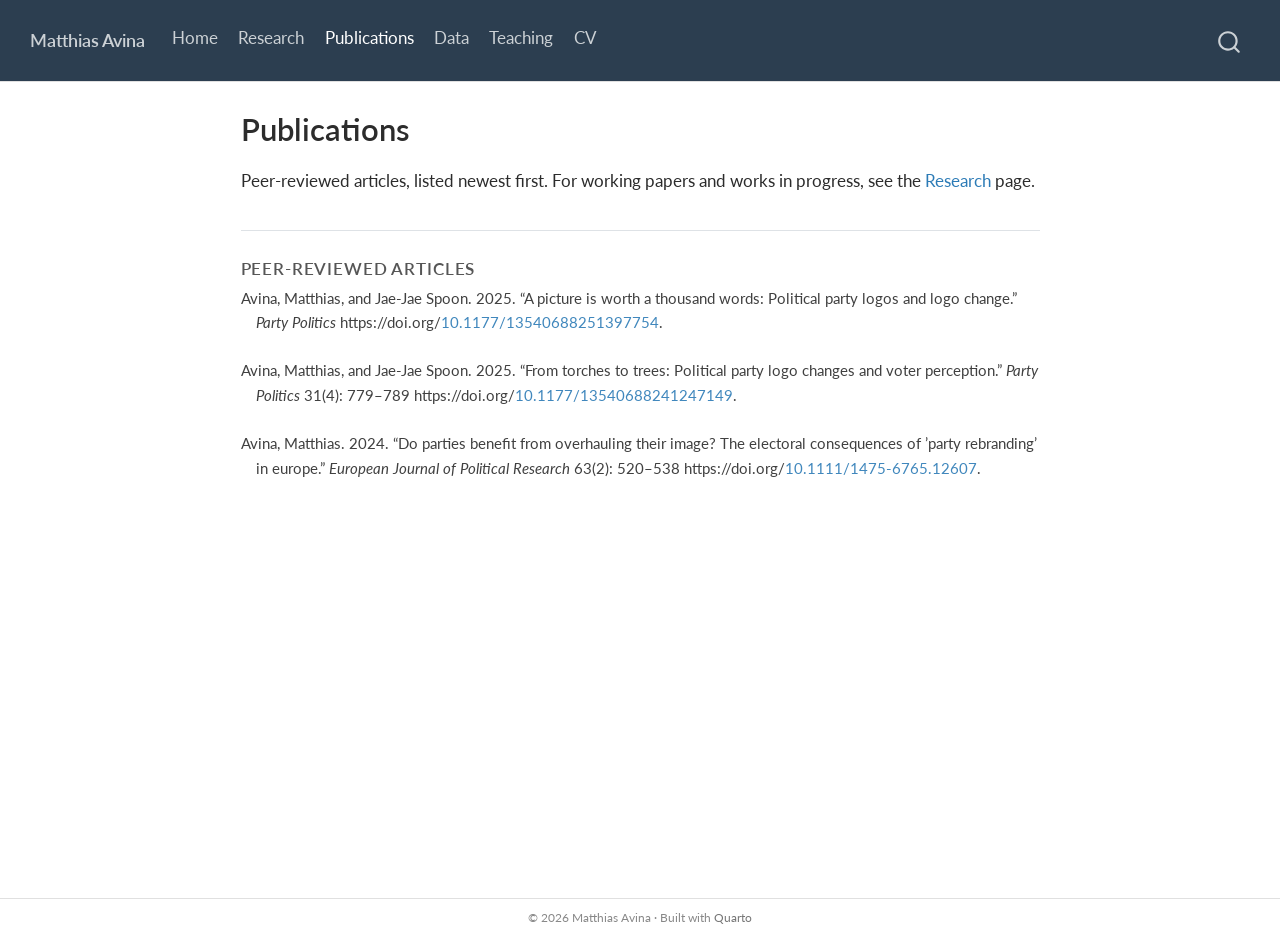
<file: publications.html>
<!DOCTYPE html>
<html xmlns="http://www.w3.org/1999/xhtml" lang="en" xml:lang="en"><head>

<meta charset="utf-8">
<meta name="generator" content="quarto-1.10.18">

<meta name="viewport" content="width=device-width, initial-scale=1.0, user-scalable=yes">


<title>Publications – Matthias Avina</title>
<style>
/* Default styles provided by pandoc.
** See https://pandoc.org/MANUAL.html#variables-for-html for config info.
*/
span.smallcaps{font-variant: small-caps;}
div.columns{display: flex; gap: 1.5em;}
div.column{flex: auto;}
@media screen {
div.columns{gap: min(4vw, 1.5em);}
div.column{overflow-x: auto;}
}
div.hanging-indent{margin-left: 1.5em; text-indent: -1.5em;}
ul.task-list{list-style: none;}
ul.task-list li input[type="checkbox"] {
  width: 0.8em;
  margin: 0 0.8em 0.2em -1em; /* quarto-specific, see https://github.com/quarto-dev/quarto-cli/issues/4556 */ 
  vertical-align: middle;
}
/* CSS for citations */
div.csl-bib-body { }
div.csl-entry {
  clear: both;
  margin-bottom: 1em;
}
.hanging-indent div.csl-entry {
  margin-left:2em;
  text-indent:-2em;
}
div.csl-left-margin {
  min-width:2em;
  float:left;
}
div.csl-right-inline {
  margin-left:2em;
  padding-left:1em;
}
div.csl-indent {
  margin-left: 2em;
}</style>


<script src="site_libs/quarto-nav/quarto-nav.js"></script>
<script src="site_libs/quarto-nav/headroom.min.js"></script>
<script src="site_libs/clipboard/clipboard.min.js"></script>
<script src="site_libs/quarto-search/autocomplete.umd.js"></script>
<script src="site_libs/quarto-search/fuse.min.js"></script>
<script src="site_libs/quarto-search/quarto-search.js"></script>
<meta name="quarto:offset" content="./">
<link href="./assets/favicon.svg" rel="icon" type="image/svg+xml">
<script src="site_libs/quarto-html/quarto.js" type="module"></script>
<script src="site_libs/quarto-html/tabsets/tabsets.js" type="module"></script>
<script src="site_libs/quarto-html/popper.min.js"></script>
<script src="site_libs/quarto-html/tippy.umd.min.js"></script>
<script src="site_libs/quarto-html/anchor.min.js"></script>
<link href="site_libs/quarto-html/tippy.css" rel="stylesheet">
<link href="site_libs/quarto-html/quarto-syntax-highlighting-64a204ab8560d761af7679ceaba22944.css" rel="stylesheet" id="quarto-text-highlighting-styles">
<script src="site_libs/bootstrap/bootstrap.min.js"></script>
<link href="site_libs/bootstrap/bootstrap-icons.css" rel="stylesheet">
<link href="site_libs/bootstrap/bootstrap-65ab6f6afcc98c2005f3bec1c5e98b7d.min.css" rel="stylesheet" append-hash="true" id="quarto-bootstrap" data-mode="light">
<script id="quarto-search-options" type="application/json">{
  "location": "navbar",
  "copy-button": false,
  "collapse-after": 3,
  "panel-placement": "end",
  "type": "overlay",
  "limit": 50,
  "keyboard-shortcut": [
    "f",
    "/",
    "s"
  ],
  "show-item-context": false,
  "language": {
    "search-no-results-text": "No results",
    "search-matching-documents-text": "matching documents",
    "search-copy-link-title": "Copy link to search",
    "search-hide-matches-text": "Hide additional matches",
    "search-more-match-text": "more match in this document",
    "search-more-matches-text": "more matches in this document",
    "search-clear-button-title": "Clear",
    "search-text-placeholder": "",
    "search-detached-cancel-button-title": "Cancel",
    "search-submit-button-title": "Submit",
    "search-label": "Search"
  }
}</script>


<link rel="stylesheet" href="styles.css">
</head>

<body class="nav-fixed fullcontent quarto-light">

<div id="quarto-search-results"></div>
  <header id="quarto-header" class="headroom fixed-top">
    <nav class="navbar navbar-expand-lg " data-bs-theme="dark">
      <div class="navbar-container container-fluid">
      <div class="navbar-brand-container mx-auto">
    <a class="navbar-brand" href="./index.html">
    <span class="navbar-title">Matthias Avina</span>
    </a>
  </div>
            <div id="quarto-search" class="" title="Search"></div>
          <button class="navbar-toggler" type="button" data-bs-toggle="collapse" data-bs-target="#navbarCollapse" aria-controls="navbarCollapse" role="menu" aria-expanded="false" aria-label="Toggle navigation" onclick="if (window.quartoToggleHeadroom) { window.quartoToggleHeadroom(); }">
  <span class="navbar-toggler-icon"></span>
</button>
          <div class="collapse navbar-collapse" id="navbarCollapse">
            <ul class="navbar-nav navbar-nav-scroll me-auto">
  <li class="nav-item">
    <a class="nav-link" href="./index.html"> 
<span class="menu-text">Home</span></a>
  </li>  
  <li class="nav-item">
    <a class="nav-link" href="./research.html"> 
<span class="menu-text">Research</span></a>
  </li>  
  <li class="nav-item">
    <a class="nav-link active" href="./publications.html" aria-current="page"> 
<span class="menu-text">Publications</span></a>
  </li>  
  <li class="nav-item">
    <a class="nav-link" href="https://politicalpartieslogos-database.github.io/PPLD/"> 
<span class="menu-text">Data</span></a>
  </li>  
  <li class="nav-item">
    <a class="nav-link" href="./teaching.html"> 
<span class="menu-text">Teaching</span></a>
  </li>  
  <li class="nav-item">
    <a class="nav-link" href="./assets/Avina_CV_2026.pdf"> 
<span class="menu-text">CV</span></a>
  </li>  
</ul>
          </div> <!-- /navcollapse -->
            <div class="quarto-navbar-tools">
</div>
      </div> <!-- /container-fluid -->
    </nav>
</header>
<!-- content -->
<div id="quarto-content" class="quarto-container page-columns page-rows-contents page-layout-article page-navbar">
<!-- sidebar -->
<!-- margin-sidebar -->
    
<!-- main -->
<main class="content" id="quarto-document-content">

<header id="title-block-header" class="quarto-title-block default">
<div class="quarto-title">
<h1 class="title">Publications</h1>
</div>



<div class="quarto-title-meta">

    
  
    
  </div>
  


</header>


<p>Peer-reviewed articles, listed newest first. For working papers and works in progress, see the <a href="./research.html">Research</a> page.</p>
<!--
  To update publications: edit references.bib.
  Entries are sorted reverse-chronologically by cv-style.csl.
  To change citation style, swap in another CSL file from https://www.zotero.org/styles
-->
<section id="peer-reviewed-articles" class="level2">




</section>

<div id="quarto-appendix" class="default"><section class="quarto-appendix-contents" role="doc-bibliography" id="quarto-bibliography"><h2 class="anchored quarto-appendix-heading">Peer-Reviewed Articles</h2><div id="refs" class="references csl-bib-body hanging-indent" data-entry-spacing="1" role="list">
<div id="ref-avina2025picture" class="csl-entry" role="listitem">
Avina, Matthias, and Jae-Jae Spoon. 2025. <span>“A picture is worth a thousand words: Political party logos and logo change.”</span> <em>Party Politics</em> https://doi.org/<a href="https://doi.org/10.1177/13540688251397754">10.1177/13540688251397754</a>.
</div>
<div id="ref-avina2025torches" class="csl-entry" role="listitem">
Avina, Matthias, and Jae-Jae Spoon. 2025. <span>“From torches to trees: Political party logo changes and voter perception.”</span> <em>Party Politics</em> 31(4): 779–789 https://doi.org/<a href="https://doi.org/10.1177/13540688241247149">10.1177/13540688241247149</a>.
</div>
<div id="ref-avina2024parties" class="csl-entry" role="listitem">
Avina, Matthias. 2024. <span>“Do parties benefit from overhauling their image? The electoral consequences of ’party rebranding’ in europe.”</span> <em>European Journal of Political Research</em> 63(2): 520–538 https://doi.org/<a href="https://doi.org/10.1111/1475-6765.12607">10.1111/1475-6765.12607</a>.
</div>
</div></section></div></main> <!-- /main -->
<script id="quarto-html-after-body" type="application/javascript">
  window.document.addEventListener("DOMContentLoaded", function (event) {
    const icon = "";
    const anchorJS = new window.AnchorJS();
    anchorJS.options = {
      placement: 'right',
      icon: icon
    };
    anchorJS.add('.anchored');
    const isCodeAnnotation = (el) => {
      for (const clz of el.classList) {
        if (clz.startsWith('code-annotation-')) {                     
          return true;
        }
      }
      return false;
    }
    const onCopySuccess = function(e) {
      // button target
      const button = e.trigger;
      // don't keep focus
      button.blur();
      // flash "checked"
      button.classList.add('code-copy-button-checked');
      var currentTitle = button.getAttribute("title");
      button.setAttribute("title", "Copied!");
      let tooltip;
      if (window.bootstrap) {
        button.setAttribute("data-bs-toggle", "tooltip");
        button.setAttribute("data-bs-placement", "left");
        button.setAttribute("data-bs-title", "Copied!");
        tooltip = new bootstrap.Tooltip(button, 
          { trigger: "manual", 
            customClass: "code-copy-button-tooltip",
            offset: [0, -8]});
        tooltip.show();    
      }
      setTimeout(function() {
        if (tooltip) {
          tooltip.hide();
          button.removeAttribute("data-bs-title");
          button.removeAttribute("data-bs-toggle");
          button.removeAttribute("data-bs-placement");
        }
        button.setAttribute("title", currentTitle);
        button.classList.remove('code-copy-button-checked');
      }, 1000);
      // clear code selection
      e.clearSelection();
    }
    const getTextToCopy = function(trigger) {
      const outerScaffold = trigger.parentElement.cloneNode(true);
      const codeEl = outerScaffold.querySelector('code');
      for (const childEl of codeEl.children) {
        if (isCodeAnnotation(childEl)) {
          childEl.remove();
        }
      }
      return codeEl.innerText;
    }
    const clipboard = new window.ClipboardJS('.code-copy-button:not([data-in-quarto-modal])', {
      text: getTextToCopy
    });
    clipboard.on('success', onCopySuccess);
    if (window.document.getElementById('quarto-embedded-source-code-modal')) {
      const clipboardModal = new window.ClipboardJS('.code-copy-button[data-in-quarto-modal]', {
        text: getTextToCopy,
        container: window.document.getElementById('quarto-embedded-source-code-modal')
      });
      clipboardModal.on('success', onCopySuccess);
    }
      var localhostRegex = new RegExp(/^(?:http|https):\/\/localhost\:?[0-9]*\//);
      var mailtoRegex = new RegExp(/^mailto:/);
        var filterRegex = new RegExp("https:\/\/matthiasavina\.com");
      var isInternal = (href) => {
          return filterRegex.test(href) || localhostRegex.test(href) || mailtoRegex.test(href);
      }
      // Inspect non-navigation links and adorn them if external
     var links = window.document.querySelectorAll('a[href]:not(.nav-link):not(.navbar-brand):not(.toc-action):not(.sidebar-link):not(.sidebar-item-toggle):not(.pagination-link):not(.no-external):not([aria-hidden]):not(.dropdown-item):not(.quarto-navigation-tool):not(.about-link)');
      for (var i=0; i<links.length; i++) {
        const link = links[i];
        if (!isInternal(link.href)) {
          // undo the damage that might have been done by quarto-nav.js in the case of
          // links that we want to consider external
          if (link.dataset.originalHref !== undefined) {
            link.href = link.dataset.originalHref;
          }
            // target, if specified
            link.setAttribute("target", "_blank");
            if (link.getAttribute("rel") === null) {
              link.setAttribute("rel", "noopener");
            }
        }
      }
    function tippyHover(el, contentFn, onTriggerFn, onUntriggerFn) {
      const config = {
        allowHTML: true,
        maxWidth: 500,
        delay: 100,
        arrow: false,
        appendTo: function(el) {
            return el.parentElement;
        },
        interactive: true,
        interactiveBorder: 10,
        theme: 'quarto',
        placement: 'bottom-start',
      };
      if (contentFn) {
        config.content = contentFn;
      }
      if (onTriggerFn) {
        config.onTrigger = onTriggerFn;
      }
      if (onUntriggerFn) {
        config.onUntrigger = onUntriggerFn;
      }
      window.tippy(el, config); 
    }
    const noterefs = window.document.querySelectorAll('a[role="doc-noteref"]');
    for (var i=0; i<noterefs.length; i++) {
      const ref = noterefs[i];
      tippyHover(ref, function() {
        // use id or data attribute instead here
        let href = ref.getAttribute('data-footnote-href') || ref.getAttribute('href');
        try { href = new URL(href).hash; } catch {}
        const id = href.replace(/^#\/?/, "");
        const note = window.document.getElementById(id);
        if (note) {
          return note.innerHTML;
        } else {
          return "";
        }
      });
    }
    const xrefs = window.document.querySelectorAll('a.quarto-xref');
    const processXRef = (id, note) => {
      // Strip column container classes
      const stripColumnClz = (el) => {
        el.classList.remove("page-full", "page-columns");
        if (el.children) {
          for (const child of el.children) {
            stripColumnClz(child);
          }
        }
      }
      stripColumnClz(note)
      if (id === null || id.startsWith('sec-')) {
        // Special case sections, only their first couple elements
        const container = document.createElement("div");
        if (note.children && note.children.length > 2) {
          container.appendChild(note.children[0].cloneNode(true));
          for (let i = 1; i < note.children.length; i++) {
            const child = note.children[i];
            if (child.tagName === "P" && child.innerText === "") {
              continue;
            } else {
              container.appendChild(child.cloneNode(true));
              break;
            }
          }
          if (window.Quarto?.typesetMath) {
            window.Quarto.typesetMath(container);
          }
          return container.innerHTML
        } else {
          if (window.Quarto?.typesetMath) {
            window.Quarto.typesetMath(note);
          }
          return note.innerHTML;
        }
      } else {
        // Remove any anchor links if they are present
        const anchorLink = note.querySelector('a.anchorjs-link');
        if (anchorLink) {
          anchorLink.remove();
        }
        if (window.Quarto?.typesetMath) {
          window.Quarto.typesetMath(note);
        }
        if (note.classList.contains("callout")) {
          return note.outerHTML;
        } else {
          return note.innerHTML;
        }
      }
    }
    for (var i=0; i<xrefs.length; i++) {
      const xref = xrefs[i];
      tippyHover(xref, undefined, function(instance) {
        instance.disable();
        let url = xref.getAttribute('href');
        let hash = undefined; 
        if (url.startsWith('#')) {
          hash = url;
        } else {
          try { hash = new URL(url).hash; } catch {}
        }
        if (hash) {
          const id = hash.replace(/^#\/?/, "");
          const note = window.document.getElementById(id);
          if (note !== null) {
            try {
              const html = processXRef(id, note.cloneNode(true));
              instance.setContent(html);
            } finally {
              instance.enable();
              instance.show();
            }
          } else {
            // See if we can fetch this
            fetch(url.split('#')[0])
            .then(res => res.text())
            .then(html => {
              const parser = new DOMParser();
              const htmlDoc = parser.parseFromString(html, "text/html");
              const note = htmlDoc.getElementById(id);
              if (note !== null) {
                const html = processXRef(id, note);
                instance.setContent(html);
              } 
            }).finally(() => {
              instance.enable();
              instance.show();
            });
          }
        } else {
          // See if we can fetch a full url (with no hash to target)
          // This is a special case and we should probably do some content thinning / targeting
          fetch(url)
          .then(res => res.text())
          .then(html => {
            const parser = new DOMParser();
            const htmlDoc = parser.parseFromString(html, "text/html");
            const note = htmlDoc.querySelector('main.content');
            if (note !== null) {
              // This should only happen for chapter cross references
              // (since there is no id in the URL)
              // remove the first header
              if (note.children.length > 0 && note.children[0].tagName === "HEADER") {
                note.children[0].remove();
              }
              const html = processXRef(null, note);
              instance.setContent(html);
            } 
          }).finally(() => {
            instance.enable();
            instance.show();
          });
        }
      }, function(instance) {
      });
    }
        let selectedAnnoteEl;
        const selectorForAnnotation = ( cell, annotation) => {
          let cellAttr = 'data-code-cell="' + cell + '"';
          let lineAttr = 'data-code-annotation="' +  annotation + '"';
          const selector = 'span[' + cellAttr + '][' + lineAttr + ']';
          return selector;
        }
        const selectCodeLines = (annoteEl) => {
          const doc = window.document;
          const targetCell = annoteEl.getAttribute("data-target-cell");
          const targetAnnotation = annoteEl.getAttribute("data-target-annotation");
          const annoteSpan = window.document.querySelector(selectorForAnnotation(targetCell, targetAnnotation));
          const lines = annoteSpan.getAttribute("data-code-lines").split(",");
          const lineIds = lines.map((line) => {
            return targetCell + "-" + line;
          })
          let top = null;
          let height = null;
          let parent = null;
          if (lineIds.length > 0) {
              //compute the position of the single el (top and bottom and make a div)
              const el = window.document.getElementById(lineIds[0]);
              top = el.offsetTop;
              height = el.offsetHeight;
              parent = el.parentElement.parentElement;
            if (lineIds.length > 1) {
              const lastEl = window.document.getElementById(lineIds[lineIds.length - 1]);
              const bottom = lastEl.offsetTop + lastEl.offsetHeight;
              height = bottom - top;
            }
            if (top !== null && height !== null && parent !== null) {
              // cook up a div (if necessary) and position it 
              let div = window.document.getElementById("code-annotation-line-highlight");
              if (div === null) {
                div = window.document.createElement("div");
                div.setAttribute("id", "code-annotation-line-highlight");
                div.style.position = 'absolute';
                parent.appendChild(div);
              }
              div.style.top = top - 2 + "px";
              div.style.height = height + 4 + "px";
              div.style.left = 0;
              let gutterDiv = window.document.getElementById("code-annotation-line-highlight-gutter");
              if (gutterDiv === null) {
                gutterDiv = window.document.createElement("div");
                gutterDiv.setAttribute("id", "code-annotation-line-highlight-gutter");
                gutterDiv.style.position = 'absolute';
                const codeCell = window.document.getElementById(targetCell);
                const gutter = codeCell.querySelector('.code-annotation-gutter');
                gutter.appendChild(gutterDiv);
              }
              gutterDiv.style.top = top - 2 + "px";
              gutterDiv.style.height = height + 4 + "px";
            }
            selectedAnnoteEl = annoteEl;
          }
        };
        const unselectCodeLines = () => {
          const elementsIds = ["code-annotation-line-highlight", "code-annotation-line-highlight-gutter"];
          elementsIds.forEach((elId) => {
            const div = window.document.getElementById(elId);
            if (div) {
              div.remove();
            }
          });
          selectedAnnoteEl = undefined;
        };
          // Handle positioning of the toggle
      window.addEventListener(
        "resize",
        throttle(() => {
          elRect = undefined;
          if (selectedAnnoteEl) {
            selectCodeLines(selectedAnnoteEl);
          }
        }, 10)
      );
      function throttle(fn, ms) {
      let throttle = false;
      let timer;
        return (...args) => {
          if(!throttle) { // first call gets through
              fn.apply(this, args);
              throttle = true;
          } else { // all the others get throttled
              if(timer) clearTimeout(timer); // cancel #2
              timer = setTimeout(() => {
                fn.apply(this, args);
                timer = throttle = false;
              }, ms);
          }
        };
      }
        // Attach click handler to the DT
        const annoteDls = window.document.querySelectorAll('dt[data-target-cell]');
        for (const annoteDlNode of annoteDls) {
          annoteDlNode.addEventListener('click', (event) => {
            const clickedEl = event.target;
            if (clickedEl !== selectedAnnoteEl) {
              unselectCodeLines();
              const activeEl = window.document.querySelector('dt[data-target-cell].code-annotation-active');
              if (activeEl) {
                activeEl.classList.remove('code-annotation-active');
              }
              selectCodeLines(clickedEl);
              clickedEl.classList.add('code-annotation-active');
            } else {
              // Unselect the line
              unselectCodeLines();
              clickedEl.classList.remove('code-annotation-active');
            }
          });
        }
    const findCites = (el) => {
      const parentEl = el.parentElement;
      if (parentEl) {
        const cites = parentEl.dataset.cites;
        if (cites) {
          return {
            el,
            cites: cites.split(' ')
          };
        } else {
          return findCites(el.parentElement)
        }
      } else {
        return undefined;
      }
    };
    var bibliorefs = window.document.querySelectorAll('a[role="doc-biblioref"]');
    for (var i=0; i<bibliorefs.length; i++) {
      const ref = bibliorefs[i];
      const citeInfo = findCites(ref);
      if (citeInfo) {
        tippyHover(citeInfo.el, function() {
          var popup = window.document.createElement('div');
          citeInfo.cites.forEach(function(cite) {
            var citeDiv = window.document.createElement('div');
            citeDiv.classList.add('hanging-indent');
            citeDiv.classList.add('csl-entry');
            var biblioDiv = window.document.getElementById('ref-' + cite);
            if (biblioDiv) {
              citeDiv.innerHTML = biblioDiv.innerHTML;
            }
            popup.appendChild(citeDiv);
          });
          return popup.innerHTML;
        });
      }
    }
  });
  </script>
</div> <!-- /content -->
<footer class="footer">
  <div class="nav-footer">
    <div class="nav-footer-left">
      &nbsp;
    </div>   
    <div class="nav-footer-center">
<p>© 2026 Matthias Avina · Built with <a href="https://quarto.org">Quarto</a></p>
</div>
    <div class="nav-footer-right">
      &nbsp;
    </div>
  </div>
</footer>




</body></html>
</file>
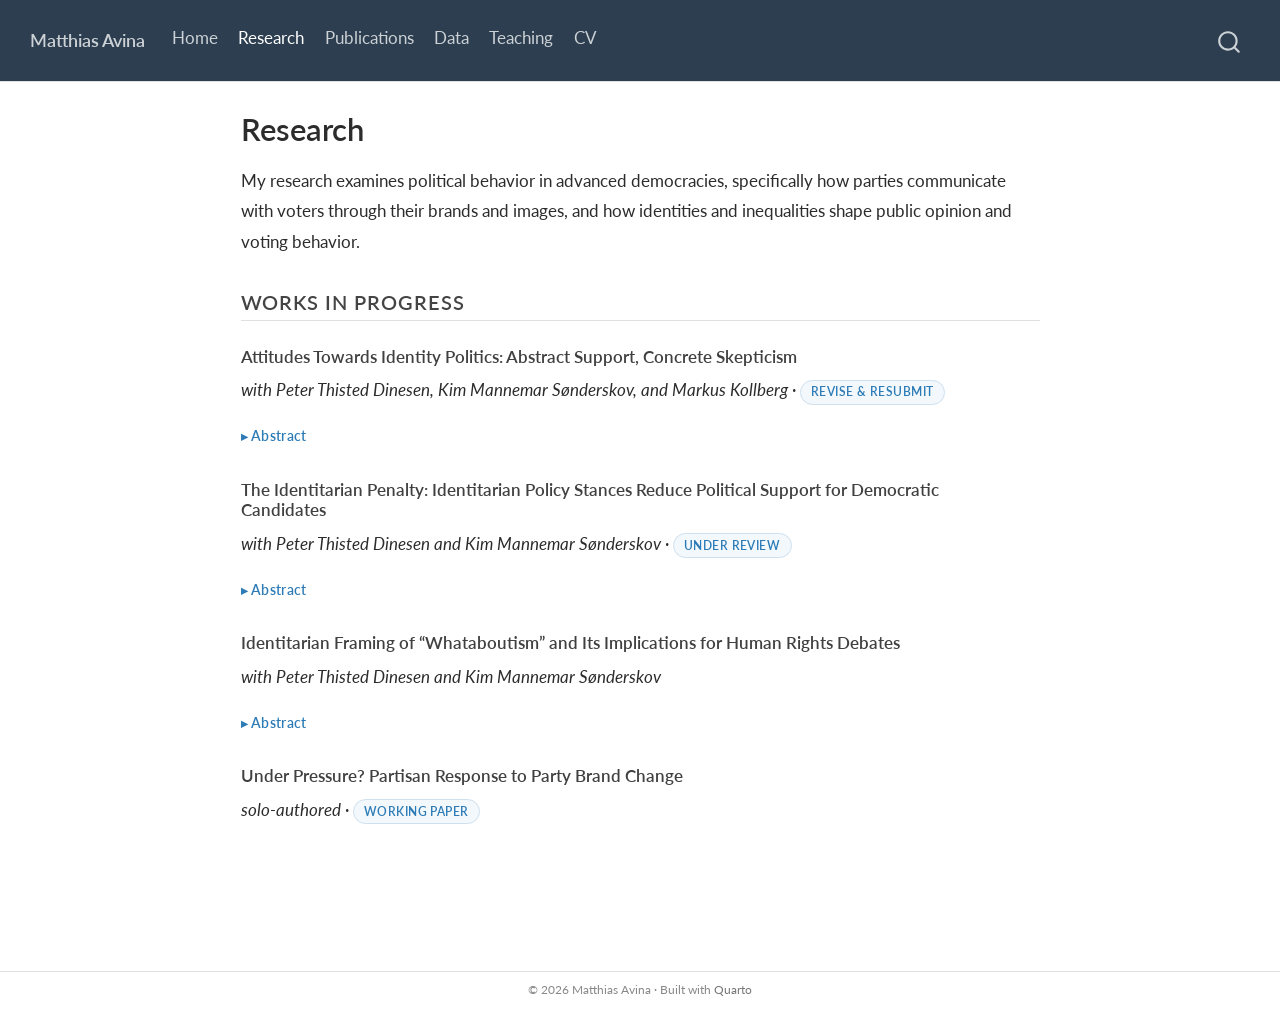
<file: research.html>
<!DOCTYPE html>
<html xmlns="http://www.w3.org/1999/xhtml" lang="en" xml:lang="en"><head>

<meta charset="utf-8">
<meta name="generator" content="quarto-1.10.18">

<meta name="viewport" content="width=device-width, initial-scale=1.0, user-scalable=yes">


<title>Research – Matthias Avina</title>
<style>
/* Default styles provided by pandoc.
** See https://pandoc.org/MANUAL.html#variables-for-html for config info.
*/
span.smallcaps{font-variant: small-caps;}
div.columns{display: flex; gap: 1.5em;}
div.column{flex: auto;}
@media screen {
div.columns{gap: min(4vw, 1.5em);}
div.column{overflow-x: auto;}
}
div.hanging-indent{margin-left: 1.5em; text-indent: -1.5em;}
ul.task-list{list-style: none;}
ul.task-list li input[type="checkbox"] {
  width: 0.8em;
  margin: 0 0.8em 0.2em -1em; /* quarto-specific, see https://github.com/quarto-dev/quarto-cli/issues/4556 */ 
  vertical-align: middle;
}
</style>


<script src="site_libs/quarto-nav/quarto-nav.js"></script>
<script src="site_libs/quarto-nav/headroom.min.js"></script>
<script src="site_libs/clipboard/clipboard.min.js"></script>
<script src="site_libs/quarto-search/autocomplete.umd.js"></script>
<script src="site_libs/quarto-search/fuse.min.js"></script>
<script src="site_libs/quarto-search/quarto-search.js"></script>
<meta name="quarto:offset" content="./">
<link href="./assets/favicon.svg" rel="icon" type="image/svg+xml">
<script src="site_libs/quarto-html/quarto.js" type="module"></script>
<script src="site_libs/quarto-html/tabsets/tabsets.js" type="module"></script>
<script src="site_libs/quarto-html/popper.min.js"></script>
<script src="site_libs/quarto-html/tippy.umd.min.js"></script>
<script src="site_libs/quarto-html/anchor.min.js"></script>
<link href="site_libs/quarto-html/tippy.css" rel="stylesheet">
<link href="site_libs/quarto-html/quarto-syntax-highlighting-64a204ab8560d761af7679ceaba22944.css" rel="stylesheet" id="quarto-text-highlighting-styles">
<script src="site_libs/bootstrap/bootstrap.min.js"></script>
<link href="site_libs/bootstrap/bootstrap-icons.css" rel="stylesheet">
<link href="site_libs/bootstrap/bootstrap-65ab6f6afcc98c2005f3bec1c5e98b7d.min.css" rel="stylesheet" append-hash="true" id="quarto-bootstrap" data-mode="light">
<script id="quarto-search-options" type="application/json">{
  "location": "navbar",
  "copy-button": false,
  "collapse-after": 3,
  "panel-placement": "end",
  "type": "overlay",
  "limit": 50,
  "keyboard-shortcut": [
    "f",
    "/",
    "s"
  ],
  "show-item-context": false,
  "language": {
    "search-no-results-text": "No results",
    "search-matching-documents-text": "matching documents",
    "search-copy-link-title": "Copy link to search",
    "search-hide-matches-text": "Hide additional matches",
    "search-more-match-text": "more match in this document",
    "search-more-matches-text": "more matches in this document",
    "search-clear-button-title": "Clear",
    "search-text-placeholder": "",
    "search-detached-cancel-button-title": "Cancel",
    "search-submit-button-title": "Submit",
    "search-label": "Search"
  }
}</script>


<link rel="stylesheet" href="styles.css">
</head>

<body class="nav-fixed fullcontent quarto-light">

<div id="quarto-search-results"></div>
  <header id="quarto-header" class="headroom fixed-top">
    <nav class="navbar navbar-expand-lg " data-bs-theme="dark">
      <div class="navbar-container container-fluid">
      <div class="navbar-brand-container mx-auto">
    <a class="navbar-brand" href="./index.html">
    <span class="navbar-title">Matthias Avina</span>
    </a>
  </div>
            <div id="quarto-search" class="" title="Search"></div>
          <button class="navbar-toggler" type="button" data-bs-toggle="collapse" data-bs-target="#navbarCollapse" aria-controls="navbarCollapse" role="menu" aria-expanded="false" aria-label="Toggle navigation" onclick="if (window.quartoToggleHeadroom) { window.quartoToggleHeadroom(); }">
  <span class="navbar-toggler-icon"></span>
</button>
          <div class="collapse navbar-collapse" id="navbarCollapse">
            <ul class="navbar-nav navbar-nav-scroll me-auto">
  <li class="nav-item">
    <a class="nav-link" href="./index.html"> 
<span class="menu-text">Home</span></a>
  </li>  
  <li class="nav-item">
    <a class="nav-link active" href="./research.html" aria-current="page"> 
<span class="menu-text">Research</span></a>
  </li>  
  <li class="nav-item">
    <a class="nav-link" href="./publications.html"> 
<span class="menu-text">Publications</span></a>
  </li>  
  <li class="nav-item">
    <a class="nav-link" href="https://politicalpartieslogos-database.github.io/PPLD/"> 
<span class="menu-text">Data</span></a>
  </li>  
  <li class="nav-item">
    <a class="nav-link" href="./teaching.html"> 
<span class="menu-text">Teaching</span></a>
  </li>  
  <li class="nav-item">
    <a class="nav-link" href="./assets/Avina_CV_2026.pdf"> 
<span class="menu-text">CV</span></a>
  </li>  
</ul>
          </div> <!-- /navcollapse -->
            <div class="quarto-navbar-tools">
</div>
      </div> <!-- /container-fluid -->
    </nav>
</header>
<!-- content -->
<div id="quarto-content" class="quarto-container page-columns page-rows-contents page-layout-article page-navbar">
<!-- sidebar -->
<!-- margin-sidebar -->
    
<!-- main -->
<main class="content" id="quarto-document-content">

<header id="title-block-header" class="quarto-title-block default">
<div class="quarto-title">
<h1 class="title">Research</h1>
</div>



<div class="quarto-title-meta">

    
  
    
  </div>
  


</header>


<p>My research examines political behavior in advanced democracies, specifically how parties communicate with voters through their brands and images, and how identities and inequalities shape public opinion and voting behavior.</p>
<section id="works-in-progress" class="level2">
<h2 class="anchored" data-anchor-id="works-in-progress">Works in Progress</h2>
<section id="attitudes-towards-identity-politics-abstract-support-concrete-skepticism" class="level3">
<h3 class="anchored" data-anchor-id="attitudes-towards-identity-politics-abstract-support-concrete-skepticism">Attitudes Towards Identity Politics: Abstract Support, Concrete Skepticism</h3>
<p><em>with Peter Thisted Dinesen, Kim Mannemar Sønderskov, and Markus Kollberg</em> · <span class="status">Revise &amp; Resubmit</span></p>
<details>
<summary>
Abstract
</summary>
<p>Historically disadvantaged social groups seeking recognition and justice—a phenomenon commonly referred to as identity politics—is a core feature of contemporary politics. Despite the salience of this phenomenon, little is known about citizens’ views on it. Here, we operationalize attitudes towards identity politics along three dimensions: (1) principles related to group-based inequalities, their causes and remedies, (2) policies relating to issues commonly associated with identity politics, and (3) episodes that are framed as emblematic of identity politics. To gauge attitudes towards these three dimensions, we developed survey instruments that were fielded in a two-wave panel survey in Denmark testing pre-registered hypotheses about the level of support for identity politics along the three dimensions, as well as their correlates. We find that attitudes towards identity politics vary across the dimensions: while citizens are generally supportive of the principles of identity politics, they are less supportive of the concrete political issues, and overwhelmingly critical of the episodes. Despite differences in the level of support, attitudes towards each of the dimensions are correlated, thereby indicating some attitudinal consistency. Further, exploiting the randomized question battery order, we find that respondents primed with salient episodes become less supportive of the principles of identity politics. Overall, the results reveal a schism between citizens’ attitudes toward the abstract principles of identity politics and its concrete manifestations. These results are an important first step in understanding citizens’ attitudes towards identity politics and its potential downstream consequences for democratic competition.</p>
</details>
</section>
<section id="the-identitarian-penalty-identitarian-policy-stances-reduce-political-support-for-democratic-candidates" class="level3">
<h3 class="anchored" data-anchor-id="the-identitarian-penalty-identitarian-policy-stances-reduce-political-support-for-democratic-candidates">The Identitarian Penalty: Identitarian Policy Stances Reduce Political Support for Democratic Candidates</h3>
<p><em>with Peter Thisted Dinesen and Kim Mannemar Sønderskov</em> · <span class="status">Under Review</span></p>
<details>
<summary>
Abstract
</summary>
<p>Does embracing identity politics reduce support for the Democratic Party? In the wake of Democrats’ 2024 electoral losses, many commentators and elected officials argued that the Party’s endorsement of identity politics alienated voters. Despite the prominence of this identitarian penalty hypothesis, the claim lacks firm empirical backing. We test whether endorsing policies that primarily benefit historically disadvantaged groups—what we call identitarian policies—reduces support for Democratic candidates. Across three candidate choice-style survey experiments in which respondents evaluate either a Democratic candidate who endorses identitarian policies or one who does not, we find consistent evidence for an identitarian penalty in that candidates who support identitarian policies receive lower policy approval and respondents are less likely to vote for them. These effects appear among all partisan groups except strong Democrats, and among both advantaged and disadvantaged groups. Finally, the penalty applies to policies targeting both racial/ethnic minorities and sexual/gender minorities.</p>
</details>
</section>
<section id="identitarian-framing-of-whataboutism-and-its-implications-for-human-rights-debates" class="level3">
<h3 class="anchored" data-anchor-id="identitarian-framing-of-whataboutism-and-its-implications-for-human-rights-debates">Identitarian Framing of “Whataboutism” and Its Implications for Human Rights Debates</h3>
<p><em>with Peter Thisted Dinesen and Kim Mannemar Sønderskov</em></p>
<details>
<summary>
Abstract
</summary>
<p>Recent scholarly work has analyzed the effects of “whataboutism,” a rhetorical argument often used by authoritarian states which deflects international criticism of human rights abuses by highlighting transgressions made by Western states. In this paper, we extend the literature on whataboutism in three ways. First, we examine the effects of whataboutism in a realistic, and therefore externally valid, scenario. Second, we test whether whataboutism shifts opinion on attitudes towards the universality of human rights, moving these to a position that is more favorable to authoritarian regimes. Lastly, we explore whether the effects of whataboutism vary by demographic traits such as disadvantaged status and ideological profile. In a framing experiment leveraging the debate over human rights which occurred during the 2022 World Cup, we find that, aligning with prior work, whataboutism decreases support for various types of intervention. We also find some limited evidence that whataboutism decreases support for the universality of human rights. Finally, we find that, in general, the effects of whataboutism do not differ based on disadvantaged status, but we do find that it is less effective on the most conservative people.</p>
</details>
</section>
<section id="under-pressure-partisan-response-to-party-brand-change" class="level3">
<h3 class="anchored" data-anchor-id="under-pressure-partisan-response-to-party-brand-change">Under Pressure? Partisan Response to Party Brand Change</h3>
<p><em>solo-authored</em> · <span class="status">Working Paper</span></p>


</section>
</section>

</main> <!-- /main -->
<script id="quarto-html-after-body" type="application/javascript">
  window.document.addEventListener("DOMContentLoaded", function (event) {
    const icon = "";
    const anchorJS = new window.AnchorJS();
    anchorJS.options = {
      placement: 'right',
      icon: icon
    };
    anchorJS.add('.anchored');
    const isCodeAnnotation = (el) => {
      for (const clz of el.classList) {
        if (clz.startsWith('code-annotation-')) {                     
          return true;
        }
      }
      return false;
    }
    const onCopySuccess = function(e) {
      // button target
      const button = e.trigger;
      // don't keep focus
      button.blur();
      // flash "checked"
      button.classList.add('code-copy-button-checked');
      var currentTitle = button.getAttribute("title");
      button.setAttribute("title", "Copied!");
      let tooltip;
      if (window.bootstrap) {
        button.setAttribute("data-bs-toggle", "tooltip");
        button.setAttribute("data-bs-placement", "left");
        button.setAttribute("data-bs-title", "Copied!");
        tooltip = new bootstrap.Tooltip(button, 
          { trigger: "manual", 
            customClass: "code-copy-button-tooltip",
            offset: [0, -8]});
        tooltip.show();    
      }
      setTimeout(function() {
        if (tooltip) {
          tooltip.hide();
          button.removeAttribute("data-bs-title");
          button.removeAttribute("data-bs-toggle");
          button.removeAttribute("data-bs-placement");
        }
        button.setAttribute("title", currentTitle);
        button.classList.remove('code-copy-button-checked');
      }, 1000);
      // clear code selection
      e.clearSelection();
    }
    const getTextToCopy = function(trigger) {
      const outerScaffold = trigger.parentElement.cloneNode(true);
      const codeEl = outerScaffold.querySelector('code');
      for (const childEl of codeEl.children) {
        if (isCodeAnnotation(childEl)) {
          childEl.remove();
        }
      }
      return codeEl.innerText;
    }
    const clipboard = new window.ClipboardJS('.code-copy-button:not([data-in-quarto-modal])', {
      text: getTextToCopy
    });
    clipboard.on('success', onCopySuccess);
    if (window.document.getElementById('quarto-embedded-source-code-modal')) {
      const clipboardModal = new window.ClipboardJS('.code-copy-button[data-in-quarto-modal]', {
        text: getTextToCopy,
        container: window.document.getElementById('quarto-embedded-source-code-modal')
      });
      clipboardModal.on('success', onCopySuccess);
    }
      var localhostRegex = new RegExp(/^(?:http|https):\/\/localhost\:?[0-9]*\//);
      var mailtoRegex = new RegExp(/^mailto:/);
        var filterRegex = new RegExp("https:\/\/matthiasavina\.com");
      var isInternal = (href) => {
          return filterRegex.test(href) || localhostRegex.test(href) || mailtoRegex.test(href);
      }
      // Inspect non-navigation links and adorn them if external
     var links = window.document.querySelectorAll('a[href]:not(.nav-link):not(.navbar-brand):not(.toc-action):not(.sidebar-link):not(.sidebar-item-toggle):not(.pagination-link):not(.no-external):not([aria-hidden]):not(.dropdown-item):not(.quarto-navigation-tool):not(.about-link)');
      for (var i=0; i<links.length; i++) {
        const link = links[i];
        if (!isInternal(link.href)) {
          // undo the damage that might have been done by quarto-nav.js in the case of
          // links that we want to consider external
          if (link.dataset.originalHref !== undefined) {
            link.href = link.dataset.originalHref;
          }
            // target, if specified
            link.setAttribute("target", "_blank");
            if (link.getAttribute("rel") === null) {
              link.setAttribute("rel", "noopener");
            }
        }
      }
    function tippyHover(el, contentFn, onTriggerFn, onUntriggerFn) {
      const config = {
        allowHTML: true,
        maxWidth: 500,
        delay: 100,
        arrow: false,
        appendTo: function(el) {
            return el.parentElement;
        },
        interactive: true,
        interactiveBorder: 10,
        theme: 'quarto',
        placement: 'bottom-start',
      };
      if (contentFn) {
        config.content = contentFn;
      }
      if (onTriggerFn) {
        config.onTrigger = onTriggerFn;
      }
      if (onUntriggerFn) {
        config.onUntrigger = onUntriggerFn;
      }
      window.tippy(el, config); 
    }
    const noterefs = window.document.querySelectorAll('a[role="doc-noteref"]');
    for (var i=0; i<noterefs.length; i++) {
      const ref = noterefs[i];
      tippyHover(ref, function() {
        // use id or data attribute instead here
        let href = ref.getAttribute('data-footnote-href') || ref.getAttribute('href');
        try { href = new URL(href).hash; } catch {}
        const id = href.replace(/^#\/?/, "");
        const note = window.document.getElementById(id);
        if (note) {
          return note.innerHTML;
        } else {
          return "";
        }
      });
    }
    const xrefs = window.document.querySelectorAll('a.quarto-xref');
    const processXRef = (id, note) => {
      // Strip column container classes
      const stripColumnClz = (el) => {
        el.classList.remove("page-full", "page-columns");
        if (el.children) {
          for (const child of el.children) {
            stripColumnClz(child);
          }
        }
      }
      stripColumnClz(note)
      if (id === null || id.startsWith('sec-')) {
        // Special case sections, only their first couple elements
        const container = document.createElement("div");
        if (note.children && note.children.length > 2) {
          container.appendChild(note.children[0].cloneNode(true));
          for (let i = 1; i < note.children.length; i++) {
            const child = note.children[i];
            if (child.tagName === "P" && child.innerText === "") {
              continue;
            } else {
              container.appendChild(child.cloneNode(true));
              break;
            }
          }
          if (window.Quarto?.typesetMath) {
            window.Quarto.typesetMath(container);
          }
          return container.innerHTML
        } else {
          if (window.Quarto?.typesetMath) {
            window.Quarto.typesetMath(note);
          }
          return note.innerHTML;
        }
      } else {
        // Remove any anchor links if they are present
        const anchorLink = note.querySelector('a.anchorjs-link');
        if (anchorLink) {
          anchorLink.remove();
        }
        if (window.Quarto?.typesetMath) {
          window.Quarto.typesetMath(note);
        }
        if (note.classList.contains("callout")) {
          return note.outerHTML;
        } else {
          return note.innerHTML;
        }
      }
    }
    for (var i=0; i<xrefs.length; i++) {
      const xref = xrefs[i];
      tippyHover(xref, undefined, function(instance) {
        instance.disable();
        let url = xref.getAttribute('href');
        let hash = undefined; 
        if (url.startsWith('#')) {
          hash = url;
        } else {
          try { hash = new URL(url).hash; } catch {}
        }
        if (hash) {
          const id = hash.replace(/^#\/?/, "");
          const note = window.document.getElementById(id);
          if (note !== null) {
            try {
              const html = processXRef(id, note.cloneNode(true));
              instance.setContent(html);
            } finally {
              instance.enable();
              instance.show();
            }
          } else {
            // See if we can fetch this
            fetch(url.split('#')[0])
            .then(res => res.text())
            .then(html => {
              const parser = new DOMParser();
              const htmlDoc = parser.parseFromString(html, "text/html");
              const note = htmlDoc.getElementById(id);
              if (note !== null) {
                const html = processXRef(id, note);
                instance.setContent(html);
              } 
            }).finally(() => {
              instance.enable();
              instance.show();
            });
          }
        } else {
          // See if we can fetch a full url (with no hash to target)
          // This is a special case and we should probably do some content thinning / targeting
          fetch(url)
          .then(res => res.text())
          .then(html => {
            const parser = new DOMParser();
            const htmlDoc = parser.parseFromString(html, "text/html");
            const note = htmlDoc.querySelector('main.content');
            if (note !== null) {
              // This should only happen for chapter cross references
              // (since there is no id in the URL)
              // remove the first header
              if (note.children.length > 0 && note.children[0].tagName === "HEADER") {
                note.children[0].remove();
              }
              const html = processXRef(null, note);
              instance.setContent(html);
            } 
          }).finally(() => {
            instance.enable();
            instance.show();
          });
        }
      }, function(instance) {
      });
    }
        let selectedAnnoteEl;
        const selectorForAnnotation = ( cell, annotation) => {
          let cellAttr = 'data-code-cell="' + cell + '"';
          let lineAttr = 'data-code-annotation="' +  annotation + '"';
          const selector = 'span[' + cellAttr + '][' + lineAttr + ']';
          return selector;
        }
        const selectCodeLines = (annoteEl) => {
          const doc = window.document;
          const targetCell = annoteEl.getAttribute("data-target-cell");
          const targetAnnotation = annoteEl.getAttribute("data-target-annotation");
          const annoteSpan = window.document.querySelector(selectorForAnnotation(targetCell, targetAnnotation));
          const lines = annoteSpan.getAttribute("data-code-lines").split(",");
          const lineIds = lines.map((line) => {
            return targetCell + "-" + line;
          })
          let top = null;
          let height = null;
          let parent = null;
          if (lineIds.length > 0) {
              //compute the position of the single el (top and bottom and make a div)
              const el = window.document.getElementById(lineIds[0]);
              top = el.offsetTop;
              height = el.offsetHeight;
              parent = el.parentElement.parentElement;
            if (lineIds.length > 1) {
              const lastEl = window.document.getElementById(lineIds[lineIds.length - 1]);
              const bottom = lastEl.offsetTop + lastEl.offsetHeight;
              height = bottom - top;
            }
            if (top !== null && height !== null && parent !== null) {
              // cook up a div (if necessary) and position it 
              let div = window.document.getElementById("code-annotation-line-highlight");
              if (div === null) {
                div = window.document.createElement("div");
                div.setAttribute("id", "code-annotation-line-highlight");
                div.style.position = 'absolute';
                parent.appendChild(div);
              }
              div.style.top = top - 2 + "px";
              div.style.height = height + 4 + "px";
              div.style.left = 0;
              let gutterDiv = window.document.getElementById("code-annotation-line-highlight-gutter");
              if (gutterDiv === null) {
                gutterDiv = window.document.createElement("div");
                gutterDiv.setAttribute("id", "code-annotation-line-highlight-gutter");
                gutterDiv.style.position = 'absolute';
                const codeCell = window.document.getElementById(targetCell);
                const gutter = codeCell.querySelector('.code-annotation-gutter');
                gutter.appendChild(gutterDiv);
              }
              gutterDiv.style.top = top - 2 + "px";
              gutterDiv.style.height = height + 4 + "px";
            }
            selectedAnnoteEl = annoteEl;
          }
        };
        const unselectCodeLines = () => {
          const elementsIds = ["code-annotation-line-highlight", "code-annotation-line-highlight-gutter"];
          elementsIds.forEach((elId) => {
            const div = window.document.getElementById(elId);
            if (div) {
              div.remove();
            }
          });
          selectedAnnoteEl = undefined;
        };
          // Handle positioning of the toggle
      window.addEventListener(
        "resize",
        throttle(() => {
          elRect = undefined;
          if (selectedAnnoteEl) {
            selectCodeLines(selectedAnnoteEl);
          }
        }, 10)
      );
      function throttle(fn, ms) {
      let throttle = false;
      let timer;
        return (...args) => {
          if(!throttle) { // first call gets through
              fn.apply(this, args);
              throttle = true;
          } else { // all the others get throttled
              if(timer) clearTimeout(timer); // cancel #2
              timer = setTimeout(() => {
                fn.apply(this, args);
                timer = throttle = false;
              }, ms);
          }
        };
      }
        // Attach click handler to the DT
        const annoteDls = window.document.querySelectorAll('dt[data-target-cell]');
        for (const annoteDlNode of annoteDls) {
          annoteDlNode.addEventListener('click', (event) => {
            const clickedEl = event.target;
            if (clickedEl !== selectedAnnoteEl) {
              unselectCodeLines();
              const activeEl = window.document.querySelector('dt[data-target-cell].code-annotation-active');
              if (activeEl) {
                activeEl.classList.remove('code-annotation-active');
              }
              selectCodeLines(clickedEl);
              clickedEl.classList.add('code-annotation-active');
            } else {
              // Unselect the line
              unselectCodeLines();
              clickedEl.classList.remove('code-annotation-active');
            }
          });
        }
    const findCites = (el) => {
      const parentEl = el.parentElement;
      if (parentEl) {
        const cites = parentEl.dataset.cites;
        if (cites) {
          return {
            el,
            cites: cites.split(' ')
          };
        } else {
          return findCites(el.parentElement)
        }
      } else {
        return undefined;
      }
    };
    var bibliorefs = window.document.querySelectorAll('a[role="doc-biblioref"]');
    for (var i=0; i<bibliorefs.length; i++) {
      const ref = bibliorefs[i];
      const citeInfo = findCites(ref);
      if (citeInfo) {
        tippyHover(citeInfo.el, function() {
          var popup = window.document.createElement('div');
          citeInfo.cites.forEach(function(cite) {
            var citeDiv = window.document.createElement('div');
            citeDiv.classList.add('hanging-indent');
            citeDiv.classList.add('csl-entry');
            var biblioDiv = window.document.getElementById('ref-' + cite);
            if (biblioDiv) {
              citeDiv.innerHTML = biblioDiv.innerHTML;
            }
            popup.appendChild(citeDiv);
          });
          return popup.innerHTML;
        });
      }
    }
  });
  </script>
</div> <!-- /content -->
<footer class="footer">
  <div class="nav-footer">
    <div class="nav-footer-left">
      &nbsp;
    </div>   
    <div class="nav-footer-center">
<p>© 2026 Matthias Avina · Built with <a href="https://quarto.org">Quarto</a></p>
</div>
    <div class="nav-footer-right">
      &nbsp;
    </div>
  </div>
</footer>




</body></html>
</file>
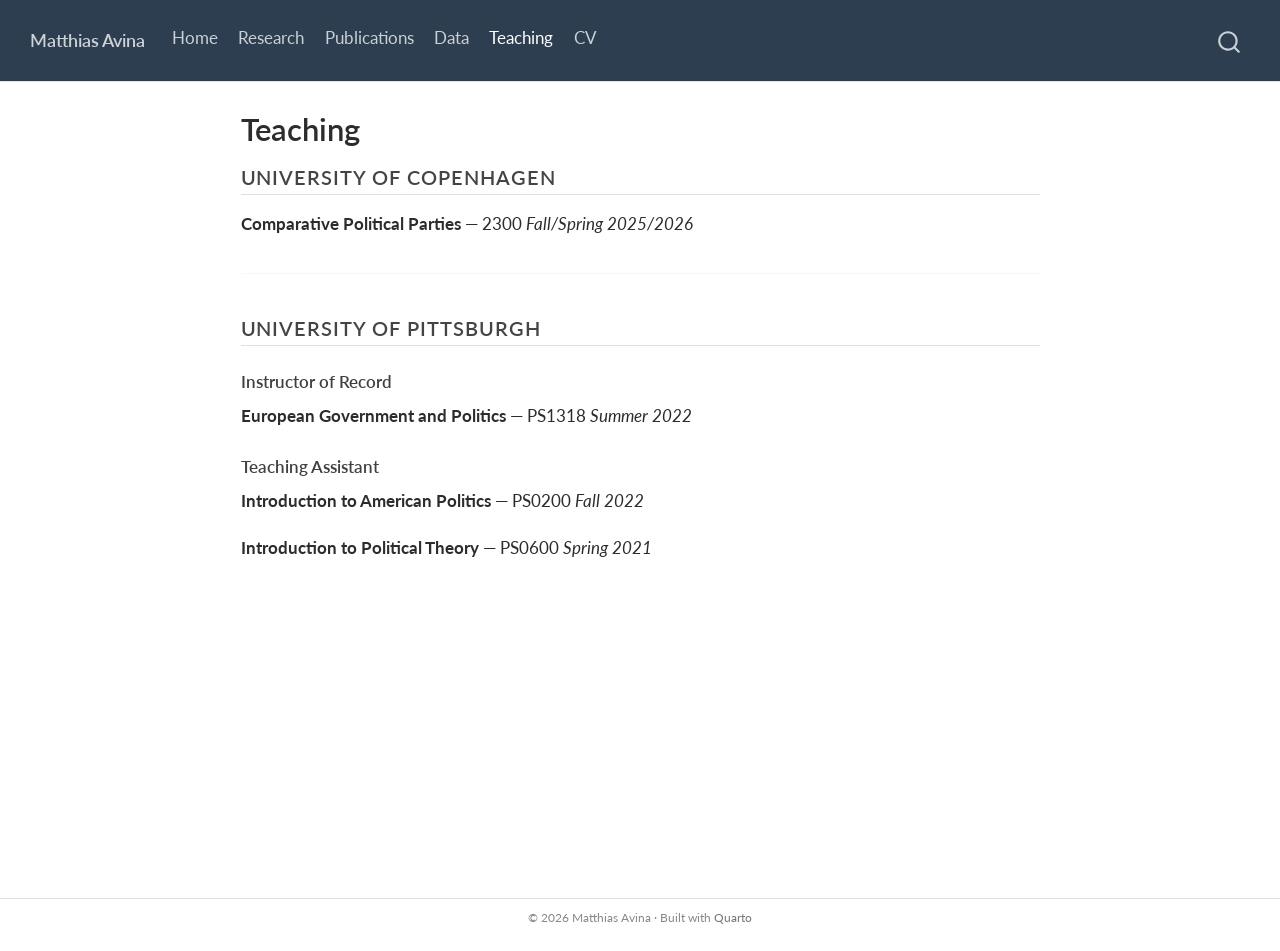
<file: teaching.html>
<!DOCTYPE html>
<html xmlns="http://www.w3.org/1999/xhtml" lang="en" xml:lang="en"><head>

<meta charset="utf-8">
<meta name="generator" content="quarto-1.10.18">

<meta name="viewport" content="width=device-width, initial-scale=1.0, user-scalable=yes">


<title>Teaching – Matthias Avina</title>
<style>
/* Default styles provided by pandoc.
** See https://pandoc.org/MANUAL.html#variables-for-html for config info.
*/
span.smallcaps{font-variant: small-caps;}
div.columns{display: flex; gap: 1.5em;}
div.column{flex: auto;}
@media screen {
div.columns{gap: min(4vw, 1.5em);}
div.column{overflow-x: auto;}
}
div.hanging-indent{margin-left: 1.5em; text-indent: -1.5em;}
ul.task-list{list-style: none;}
ul.task-list li input[type="checkbox"] {
  width: 0.8em;
  margin: 0 0.8em 0.2em -1em; /* quarto-specific, see https://github.com/quarto-dev/quarto-cli/issues/4556 */ 
  vertical-align: middle;
}
</style>


<script src="site_libs/quarto-nav/quarto-nav.js"></script>
<script src="site_libs/quarto-nav/headroom.min.js"></script>
<script src="site_libs/clipboard/clipboard.min.js"></script>
<script src="site_libs/quarto-search/autocomplete.umd.js"></script>
<script src="site_libs/quarto-search/fuse.min.js"></script>
<script src="site_libs/quarto-search/quarto-search.js"></script>
<meta name="quarto:offset" content="./">
<link href="./assets/favicon.svg" rel="icon" type="image/svg+xml">
<script src="site_libs/quarto-html/quarto.js" type="module"></script>
<script src="site_libs/quarto-html/tabsets/tabsets.js" type="module"></script>
<script src="site_libs/quarto-html/popper.min.js"></script>
<script src="site_libs/quarto-html/tippy.umd.min.js"></script>
<script src="site_libs/quarto-html/anchor.min.js"></script>
<link href="site_libs/quarto-html/tippy.css" rel="stylesheet">
<link href="site_libs/quarto-html/quarto-syntax-highlighting-64a204ab8560d761af7679ceaba22944.css" rel="stylesheet" id="quarto-text-highlighting-styles">
<script src="site_libs/bootstrap/bootstrap.min.js"></script>
<link href="site_libs/bootstrap/bootstrap-icons.css" rel="stylesheet">
<link href="site_libs/bootstrap/bootstrap-65ab6f6afcc98c2005f3bec1c5e98b7d.min.css" rel="stylesheet" append-hash="true" id="quarto-bootstrap" data-mode="light">
<script id="quarto-search-options" type="application/json">{
  "location": "navbar",
  "copy-button": false,
  "collapse-after": 3,
  "panel-placement": "end",
  "type": "overlay",
  "limit": 50,
  "keyboard-shortcut": [
    "f",
    "/",
    "s"
  ],
  "show-item-context": false,
  "language": {
    "search-no-results-text": "No results",
    "search-matching-documents-text": "matching documents",
    "search-copy-link-title": "Copy link to search",
    "search-hide-matches-text": "Hide additional matches",
    "search-more-match-text": "more match in this document",
    "search-more-matches-text": "more matches in this document",
    "search-clear-button-title": "Clear",
    "search-text-placeholder": "",
    "search-detached-cancel-button-title": "Cancel",
    "search-submit-button-title": "Submit",
    "search-label": "Search"
  }
}</script>


<link rel="stylesheet" href="styles.css">
</head>

<body class="nav-fixed fullcontent quarto-light">

<div id="quarto-search-results"></div>
  <header id="quarto-header" class="headroom fixed-top">
    <nav class="navbar navbar-expand-lg " data-bs-theme="dark">
      <div class="navbar-container container-fluid">
      <div class="navbar-brand-container mx-auto">
    <a class="navbar-brand" href="./index.html">
    <span class="navbar-title">Matthias Avina</span>
    </a>
  </div>
            <div id="quarto-search" class="" title="Search"></div>
          <button class="navbar-toggler" type="button" data-bs-toggle="collapse" data-bs-target="#navbarCollapse" aria-controls="navbarCollapse" role="menu" aria-expanded="false" aria-label="Toggle navigation" onclick="if (window.quartoToggleHeadroom) { window.quartoToggleHeadroom(); }">
  <span class="navbar-toggler-icon"></span>
</button>
          <div class="collapse navbar-collapse" id="navbarCollapse">
            <ul class="navbar-nav navbar-nav-scroll me-auto">
  <li class="nav-item">
    <a class="nav-link" href="./index.html"> 
<span class="menu-text">Home</span></a>
  </li>  
  <li class="nav-item">
    <a class="nav-link" href="./research.html"> 
<span class="menu-text">Research</span></a>
  </li>  
  <li class="nav-item">
    <a class="nav-link" href="./publications.html"> 
<span class="menu-text">Publications</span></a>
  </li>  
  <li class="nav-item">
    <a class="nav-link" href="https://politicalpartieslogos-database.github.io/PPLD/"> 
<span class="menu-text">Data</span></a>
  </li>  
  <li class="nav-item">
    <a class="nav-link active" href="./teaching.html" aria-current="page"> 
<span class="menu-text">Teaching</span></a>
  </li>  
  <li class="nav-item">
    <a class="nav-link" href="./assets/Avina_CV_2026.pdf"> 
<span class="menu-text">CV</span></a>
  </li>  
</ul>
          </div> <!-- /navcollapse -->
            <div class="quarto-navbar-tools">
</div>
      </div> <!-- /container-fluid -->
    </nav>
</header>
<!-- content -->
<div id="quarto-content" class="quarto-container page-columns page-rows-contents page-layout-article page-navbar">
<!-- sidebar -->
<!-- margin-sidebar -->
    
<!-- main -->
<main class="content" id="quarto-document-content">

<header id="title-block-header" class="quarto-title-block default">
<div class="quarto-title">
<h1 class="title">Teaching</h1>
</div>



<div class="quarto-title-meta">

    
  
    
  </div>
  


</header>


<section id="university-of-copenhagen" class="level2">
<h2 class="anchored" data-anchor-id="university-of-copenhagen">University of Copenhagen</h2>
<p><strong>Comparative Political Parties</strong> — 2300 <em>Fall/Spring 2025/2026</em></p>
<hr>
</section>
<section id="university-of-pittsburgh" class="level2">
<h2 class="anchored" data-anchor-id="university-of-pittsburgh">University of Pittsburgh</h2>
<section id="instructor-of-record" class="level3">
<h3 class="anchored" data-anchor-id="instructor-of-record">Instructor of Record</h3>
<p><strong>European Government and Politics</strong> — PS1318 <em>Summer 2022</em></p>
</section>
<section id="teaching-assistant" class="level3">
<h3 class="anchored" data-anchor-id="teaching-assistant">Teaching Assistant</h3>
<p><strong>Introduction to American Politics</strong> — PS0200 <em>Fall 2022</em></p>
<p><strong>Introduction to Political Theory</strong> — PS0600 <em>Spring 2021</em></p>


</section>
</section>

</main> <!-- /main -->
<script id="quarto-html-after-body" type="application/javascript">
  window.document.addEventListener("DOMContentLoaded", function (event) {
    const icon = "";
    const anchorJS = new window.AnchorJS();
    anchorJS.options = {
      placement: 'right',
      icon: icon
    };
    anchorJS.add('.anchored');
    const isCodeAnnotation = (el) => {
      for (const clz of el.classList) {
        if (clz.startsWith('code-annotation-')) {                     
          return true;
        }
      }
      return false;
    }
    const onCopySuccess = function(e) {
      // button target
      const button = e.trigger;
      // don't keep focus
      button.blur();
      // flash "checked"
      button.classList.add('code-copy-button-checked');
      var currentTitle = button.getAttribute("title");
      button.setAttribute("title", "Copied!");
      let tooltip;
      if (window.bootstrap) {
        button.setAttribute("data-bs-toggle", "tooltip");
        button.setAttribute("data-bs-placement", "left");
        button.setAttribute("data-bs-title", "Copied!");
        tooltip = new bootstrap.Tooltip(button, 
          { trigger: "manual", 
            customClass: "code-copy-button-tooltip",
            offset: [0, -8]});
        tooltip.show();    
      }
      setTimeout(function() {
        if (tooltip) {
          tooltip.hide();
          button.removeAttribute("data-bs-title");
          button.removeAttribute("data-bs-toggle");
          button.removeAttribute("data-bs-placement");
        }
        button.setAttribute("title", currentTitle);
        button.classList.remove('code-copy-button-checked');
      }, 1000);
      // clear code selection
      e.clearSelection();
    }
    const getTextToCopy = function(trigger) {
      const outerScaffold = trigger.parentElement.cloneNode(true);
      const codeEl = outerScaffold.querySelector('code');
      for (const childEl of codeEl.children) {
        if (isCodeAnnotation(childEl)) {
          childEl.remove();
        }
      }
      return codeEl.innerText;
    }
    const clipboard = new window.ClipboardJS('.code-copy-button:not([data-in-quarto-modal])', {
      text: getTextToCopy
    });
    clipboard.on('success', onCopySuccess);
    if (window.document.getElementById('quarto-embedded-source-code-modal')) {
      const clipboardModal = new window.ClipboardJS('.code-copy-button[data-in-quarto-modal]', {
        text: getTextToCopy,
        container: window.document.getElementById('quarto-embedded-source-code-modal')
      });
      clipboardModal.on('success', onCopySuccess);
    }
      var localhostRegex = new RegExp(/^(?:http|https):\/\/localhost\:?[0-9]*\//);
      var mailtoRegex = new RegExp(/^mailto:/);
        var filterRegex = new RegExp("https:\/\/matthiasavina\.com");
      var isInternal = (href) => {
          return filterRegex.test(href) || localhostRegex.test(href) || mailtoRegex.test(href);
      }
      // Inspect non-navigation links and adorn them if external
     var links = window.document.querySelectorAll('a[href]:not(.nav-link):not(.navbar-brand):not(.toc-action):not(.sidebar-link):not(.sidebar-item-toggle):not(.pagination-link):not(.no-external):not([aria-hidden]):not(.dropdown-item):not(.quarto-navigation-tool):not(.about-link)');
      for (var i=0; i<links.length; i++) {
        const link = links[i];
        if (!isInternal(link.href)) {
          // undo the damage that might have been done by quarto-nav.js in the case of
          // links that we want to consider external
          if (link.dataset.originalHref !== undefined) {
            link.href = link.dataset.originalHref;
          }
            // target, if specified
            link.setAttribute("target", "_blank");
            if (link.getAttribute("rel") === null) {
              link.setAttribute("rel", "noopener");
            }
        }
      }
    function tippyHover(el, contentFn, onTriggerFn, onUntriggerFn) {
      const config = {
        allowHTML: true,
        maxWidth: 500,
        delay: 100,
        arrow: false,
        appendTo: function(el) {
            return el.parentElement;
        },
        interactive: true,
        interactiveBorder: 10,
        theme: 'quarto',
        placement: 'bottom-start',
      };
      if (contentFn) {
        config.content = contentFn;
      }
      if (onTriggerFn) {
        config.onTrigger = onTriggerFn;
      }
      if (onUntriggerFn) {
        config.onUntrigger = onUntriggerFn;
      }
      window.tippy(el, config); 
    }
    const noterefs = window.document.querySelectorAll('a[role="doc-noteref"]');
    for (var i=0; i<noterefs.length; i++) {
      const ref = noterefs[i];
      tippyHover(ref, function() {
        // use id or data attribute instead here
        let href = ref.getAttribute('data-footnote-href') || ref.getAttribute('href');
        try { href = new URL(href).hash; } catch {}
        const id = href.replace(/^#\/?/, "");
        const note = window.document.getElementById(id);
        if (note) {
          return note.innerHTML;
        } else {
          return "";
        }
      });
    }
    const xrefs = window.document.querySelectorAll('a.quarto-xref');
    const processXRef = (id, note) => {
      // Strip column container classes
      const stripColumnClz = (el) => {
        el.classList.remove("page-full", "page-columns");
        if (el.children) {
          for (const child of el.children) {
            stripColumnClz(child);
          }
        }
      }
      stripColumnClz(note)
      if (id === null || id.startsWith('sec-')) {
        // Special case sections, only their first couple elements
        const container = document.createElement("div");
        if (note.children && note.children.length > 2) {
          container.appendChild(note.children[0].cloneNode(true));
          for (let i = 1; i < note.children.length; i++) {
            const child = note.children[i];
            if (child.tagName === "P" && child.innerText === "") {
              continue;
            } else {
              container.appendChild(child.cloneNode(true));
              break;
            }
          }
          if (window.Quarto?.typesetMath) {
            window.Quarto.typesetMath(container);
          }
          return container.innerHTML
        } else {
          if (window.Quarto?.typesetMath) {
            window.Quarto.typesetMath(note);
          }
          return note.innerHTML;
        }
      } else {
        // Remove any anchor links if they are present
        const anchorLink = note.querySelector('a.anchorjs-link');
        if (anchorLink) {
          anchorLink.remove();
        }
        if (window.Quarto?.typesetMath) {
          window.Quarto.typesetMath(note);
        }
        if (note.classList.contains("callout")) {
          return note.outerHTML;
        } else {
          return note.innerHTML;
        }
      }
    }
    for (var i=0; i<xrefs.length; i++) {
      const xref = xrefs[i];
      tippyHover(xref, undefined, function(instance) {
        instance.disable();
        let url = xref.getAttribute('href');
        let hash = undefined; 
        if (url.startsWith('#')) {
          hash = url;
        } else {
          try { hash = new URL(url).hash; } catch {}
        }
        if (hash) {
          const id = hash.replace(/^#\/?/, "");
          const note = window.document.getElementById(id);
          if (note !== null) {
            try {
              const html = processXRef(id, note.cloneNode(true));
              instance.setContent(html);
            } finally {
              instance.enable();
              instance.show();
            }
          } else {
            // See if we can fetch this
            fetch(url.split('#')[0])
            .then(res => res.text())
            .then(html => {
              const parser = new DOMParser();
              const htmlDoc = parser.parseFromString(html, "text/html");
              const note = htmlDoc.getElementById(id);
              if (note !== null) {
                const html = processXRef(id, note);
                instance.setContent(html);
              } 
            }).finally(() => {
              instance.enable();
              instance.show();
            });
          }
        } else {
          // See if we can fetch a full url (with no hash to target)
          // This is a special case and we should probably do some content thinning / targeting
          fetch(url)
          .then(res => res.text())
          .then(html => {
            const parser = new DOMParser();
            const htmlDoc = parser.parseFromString(html, "text/html");
            const note = htmlDoc.querySelector('main.content');
            if (note !== null) {
              // This should only happen for chapter cross references
              // (since there is no id in the URL)
              // remove the first header
              if (note.children.length > 0 && note.children[0].tagName === "HEADER") {
                note.children[0].remove();
              }
              const html = processXRef(null, note);
              instance.setContent(html);
            } 
          }).finally(() => {
            instance.enable();
            instance.show();
          });
        }
      }, function(instance) {
      });
    }
        let selectedAnnoteEl;
        const selectorForAnnotation = ( cell, annotation) => {
          let cellAttr = 'data-code-cell="' + cell + '"';
          let lineAttr = 'data-code-annotation="' +  annotation + '"';
          const selector = 'span[' + cellAttr + '][' + lineAttr + ']';
          return selector;
        }
        const selectCodeLines = (annoteEl) => {
          const doc = window.document;
          const targetCell = annoteEl.getAttribute("data-target-cell");
          const targetAnnotation = annoteEl.getAttribute("data-target-annotation");
          const annoteSpan = window.document.querySelector(selectorForAnnotation(targetCell, targetAnnotation));
          const lines = annoteSpan.getAttribute("data-code-lines").split(",");
          const lineIds = lines.map((line) => {
            return targetCell + "-" + line;
          })
          let top = null;
          let height = null;
          let parent = null;
          if (lineIds.length > 0) {
              //compute the position of the single el (top and bottom and make a div)
              const el = window.document.getElementById(lineIds[0]);
              top = el.offsetTop;
              height = el.offsetHeight;
              parent = el.parentElement.parentElement;
            if (lineIds.length > 1) {
              const lastEl = window.document.getElementById(lineIds[lineIds.length - 1]);
              const bottom = lastEl.offsetTop + lastEl.offsetHeight;
              height = bottom - top;
            }
            if (top !== null && height !== null && parent !== null) {
              // cook up a div (if necessary) and position it 
              let div = window.document.getElementById("code-annotation-line-highlight");
              if (div === null) {
                div = window.document.createElement("div");
                div.setAttribute("id", "code-annotation-line-highlight");
                div.style.position = 'absolute';
                parent.appendChild(div);
              }
              div.style.top = top - 2 + "px";
              div.style.height = height + 4 + "px";
              div.style.left = 0;
              let gutterDiv = window.document.getElementById("code-annotation-line-highlight-gutter");
              if (gutterDiv === null) {
                gutterDiv = window.document.createElement("div");
                gutterDiv.setAttribute("id", "code-annotation-line-highlight-gutter");
                gutterDiv.style.position = 'absolute';
                const codeCell = window.document.getElementById(targetCell);
                const gutter = codeCell.querySelector('.code-annotation-gutter');
                gutter.appendChild(gutterDiv);
              }
              gutterDiv.style.top = top - 2 + "px";
              gutterDiv.style.height = height + 4 + "px";
            }
            selectedAnnoteEl = annoteEl;
          }
        };
        const unselectCodeLines = () => {
          const elementsIds = ["code-annotation-line-highlight", "code-annotation-line-highlight-gutter"];
          elementsIds.forEach((elId) => {
            const div = window.document.getElementById(elId);
            if (div) {
              div.remove();
            }
          });
          selectedAnnoteEl = undefined;
        };
          // Handle positioning of the toggle
      window.addEventListener(
        "resize",
        throttle(() => {
          elRect = undefined;
          if (selectedAnnoteEl) {
            selectCodeLines(selectedAnnoteEl);
          }
        }, 10)
      );
      function throttle(fn, ms) {
      let throttle = false;
      let timer;
        return (...args) => {
          if(!throttle) { // first call gets through
              fn.apply(this, args);
              throttle = true;
          } else { // all the others get throttled
              if(timer) clearTimeout(timer); // cancel #2
              timer = setTimeout(() => {
                fn.apply(this, args);
                timer = throttle = false;
              }, ms);
          }
        };
      }
        // Attach click handler to the DT
        const annoteDls = window.document.querySelectorAll('dt[data-target-cell]');
        for (const annoteDlNode of annoteDls) {
          annoteDlNode.addEventListener('click', (event) => {
            const clickedEl = event.target;
            if (clickedEl !== selectedAnnoteEl) {
              unselectCodeLines();
              const activeEl = window.document.querySelector('dt[data-target-cell].code-annotation-active');
              if (activeEl) {
                activeEl.classList.remove('code-annotation-active');
              }
              selectCodeLines(clickedEl);
              clickedEl.classList.add('code-annotation-active');
            } else {
              // Unselect the line
              unselectCodeLines();
              clickedEl.classList.remove('code-annotation-active');
            }
          });
        }
    const findCites = (el) => {
      const parentEl = el.parentElement;
      if (parentEl) {
        const cites = parentEl.dataset.cites;
        if (cites) {
          return {
            el,
            cites: cites.split(' ')
          };
        } else {
          return findCites(el.parentElement)
        }
      } else {
        return undefined;
      }
    };
    var bibliorefs = window.document.querySelectorAll('a[role="doc-biblioref"]');
    for (var i=0; i<bibliorefs.length; i++) {
      const ref = bibliorefs[i];
      const citeInfo = findCites(ref);
      if (citeInfo) {
        tippyHover(citeInfo.el, function() {
          var popup = window.document.createElement('div');
          citeInfo.cites.forEach(function(cite) {
            var citeDiv = window.document.createElement('div');
            citeDiv.classList.add('hanging-indent');
            citeDiv.classList.add('csl-entry');
            var biblioDiv = window.document.getElementById('ref-' + cite);
            if (biblioDiv) {
              citeDiv.innerHTML = biblioDiv.innerHTML;
            }
            popup.appendChild(citeDiv);
          });
          return popup.innerHTML;
        });
      }
    }
  });
  </script>
</div> <!-- /content -->
<footer class="footer">
  <div class="nav-footer">
    <div class="nav-footer-left">
      &nbsp;
    </div>   
    <div class="nav-footer-center">
<p>© 2026 Matthias Avina · Built with <a href="https://quarto.org">Quarto</a></p>
</div>
    <div class="nav-footer-right">
      &nbsp;
    </div>
  </div>
</footer>




</body></html>
</file>
<file: site_libs/quarto-html/tippy.css>
.tippy-box[data-animation=fade][data-state=hidden]{opacity:0}[data-tippy-root]{max-width:calc(100vw - 10px)}.tippy-box{position:relative;background-color:#333;color:#fff;border-radius:4px;font-size:14px;line-height:1.4;white-space:normal;outline:0;transition-property:transform,visibility,opacity}.tippy-box[data-placement^=top]>.tippy-arrow{bottom:0}.tippy-box[data-placement^=top]>.tippy-arrow:before{bottom:-7px;left:0;border-width:8px 8px 0;border-top-color:initial;transform-origin:center top}.tippy-box[data-placement^=bottom]>.tippy-arrow{top:0}.tippy-box[data-placement^=bottom]>.tippy-arrow:before{top:-7px;left:0;border-width:0 8px 8px;border-bottom-color:initial;transform-origin:center bottom}.tippy-box[data-placement^=left]>.tippy-arrow{right:0}.tippy-box[data-placement^=left]>.tippy-arrow:before{border-width:8px 0 8px 8px;border-left-color:initial;right:-7px;transform-origin:center left}.tippy-box[data-placement^=right]>.tippy-arrow{left:0}.tippy-box[data-placement^=right]>.tippy-arrow:before{left:-7px;border-width:8px 8px 8px 0;border-right-color:initial;transform-origin:center right}.tippy-box[data-inertia][data-state=visible]{transition-timing-function:cubic-bezier(.54,1.5,.38,1.11)}.tippy-arrow{width:16px;height:16px;color:#333}.tippy-arrow:before{content:"";position:absolute;border-color:transparent;border-style:solid}.tippy-content{position:relative;padding:5px 9px;z-index:1}
</file>
<file: site_libs/quarto-html/quarto-syntax-highlighting-64a204ab8560d761af7679ceaba22944.css>
/* quarto syntax highlight colors */
:root {
  --quarto-hl-ot-color: #003B4F;
  --quarto-hl-at-color: #657422;
  --quarto-hl-ss-color: #20794D;
  --quarto-hl-an-color: #5E5E5E;
  --quarto-hl-fu-color: #4758AB;
  --quarto-hl-st-color: #20794D;
  --quarto-hl-cf-color: #003B4F;
  --quarto-hl-op-color: #5E5E5E;
  --quarto-hl-er-color: #AD0000;
  --quarto-hl-bn-color: #AD0000;
  --quarto-hl-al-color: #AD0000;
  --quarto-hl-va-color: #111111;
  --quarto-hl-bu-color: inherit;
  --quarto-hl-ex-color: inherit;
  --quarto-hl-pp-color: #AD0000;
  --quarto-hl-in-color: #5E5E5E;
  --quarto-hl-vs-color: #20794D;
  --quarto-hl-wa-color: #5E5E5E;
  --quarto-hl-do-color: #5E5E5E;
  --quarto-hl-im-color: #00769E;
  --quarto-hl-ch-color: #20794D;
  --quarto-hl-dt-color: #AD0000;
  --quarto-hl-fl-color: #AD0000;
  --quarto-hl-co-color: #5E5E5E;
  --quarto-hl-cv-color: #5E5E5E;
  --quarto-hl-cn-color: #8f5902;
  --quarto-hl-sc-color: #5E5E5E;
  --quarto-hl-dv-color: #AD0000;
  --quarto-hl-kw-color: #003B4F;
}

/* other quarto variables */
:root {
  --quarto-font-monospace: SFMono-Regular, Menlo, Monaco, Consolas, "Liberation Mono", "Courier New", monospace;
}

/* syntax highlight based on Pandoc's rules */
pre > code.sourceCode > span {
  color: #003B4F;
}

code.sourceCode > span {
  color: #003B4F;
}

div.sourceCode,
div.sourceCode pre.sourceCode {
  color: #003B4F;
}

/* Normal */
code span {
  color: #003B4F;
}

/* Alert */
code span.al {
  color: #AD0000;
  font-style: inherit;
}

/* Annotation */
code span.an {
  color: #5E5E5E;
  font-style: inherit;
}

/* Attribute */
code span.at {
  color: #657422;
  font-style: inherit;
}

/* BaseN */
code span.bn {
  color: #AD0000;
  font-style: inherit;
}

/* BuiltIn */
code span.bu {
  font-style: inherit;
}

/* ControlFlow */
code span.cf {
  color: #003B4F;
  font-weight: bold;
  font-style: inherit;
}

/* Char */
code span.ch {
  color: #20794D;
  font-style: inherit;
}

/* Constant */
code span.cn {
  color: #8f5902;
  font-style: inherit;
}

/* Comment */
code span.co {
  color: #5E5E5E;
  font-style: inherit;
}

/* CommentVar */
code span.cv {
  color: #5E5E5E;
  font-style: italic;
}

/* Documentation */
code span.do {
  color: #5E5E5E;
  font-style: italic;
}

/* DataType */
code span.dt {
  color: #AD0000;
  font-style: inherit;
}

/* DecVal */
code span.dv {
  color: #AD0000;
  font-style: inherit;
}

/* Error */
code span.er {
  color: #AD0000;
  font-style: inherit;
}

/* Extension */
code span.ex {
  font-style: inherit;
}

/* Float */
code span.fl {
  color: #AD0000;
  font-style: inherit;
}

/* Function */
code span.fu {
  color: #4758AB;
  font-style: inherit;
}

/* Import */
code span.im {
  color: #00769E;
  font-style: inherit;
}

/* Information */
code span.in {
  color: #5E5E5E;
  font-style: inherit;
}

/* Keyword */
code span.kw {
  color: #003B4F;
  font-weight: bold;
  font-style: inherit;
}

/* Operator */
code span.op {
  color: #5E5E5E;
  font-style: inherit;
}

/* Other */
code span.ot {
  color: #003B4F;
  font-style: inherit;
}

/* Preprocessor */
code span.pp {
  color: #AD0000;
  font-style: inherit;
}

/* SpecialChar */
code span.sc {
  color: #5E5E5E;
  font-style: inherit;
}

/* SpecialString */
code span.ss {
  color: #20794D;
  font-style: inherit;
}

/* String */
code span.st {
  color: #20794D;
  font-style: inherit;
}

/* Variable */
code span.va {
  color: #111111;
  font-style: inherit;
}

/* VerbatimString */
code span.vs {
  color: #20794D;
  font-style: inherit;
}

/* Warning */
code span.wa {
  color: #5E5E5E;
  font-style: italic;
}

.prevent-inlining {
  content: "</";
}

/*# sourceMappingURL=9d8d5bb603a83b8298b89080a598c93b.css.map */
</file>
<file: styles.css>
/* Typography */
body {
  font-size: 1rem;
  line-height: 1.8;
  color: #2c2c2c;
}

h1 {
  font-size: 1.8rem;
  font-weight: 600;
  margin-bottom: 0.2rem;
}

h2 {
  font-size: 1.15rem;
  font-weight: 600;
  text-transform: uppercase;
  letter-spacing: 0.05em;
  color: #444;
  margin-top: 2.5rem;
  margin-bottom: 0.8rem;
  padding-bottom: 0.3rem;
  border-bottom: 1px solid #e0e0e0;
}

h3 {
  font-size: 1rem;
  font-weight: 600;
}

/* Navbar */
.navbar {
  border-bottom: 1px solid #e0e0e0;
  padding-top: 0.8rem;
  padding-bottom: 0.8rem;
}

.navbar-brand {
  font-weight: 600;
  font-size: 1.05rem;
}

/* Main content max width */
.page-columns main {
  max-width: 820px;
}

/* Home page */
.rounded {
  border-radius: 6px;
}

/* Home page action buttons */
.home-btns {
  display: flex;
  flex-wrap: wrap;
  gap: 0.6rem;
  margin-top: 1.6rem;
}

.home-btns .btn {
  border: 1px solid #2c7bb6;
  color: #2c7bb6;
  background: transparent;
  border-radius: 6px;
  padding: 0.45rem 1rem;
  font-size: 0.9rem;
  font-weight: 500;
  line-height: 1.3;
  text-decoration: none;
  transition: background-color 0.15s ease, color 0.15s ease;
}

.home-btns .btn:hover {
  background: #2c7bb6;
  color: #fff;
  text-decoration: none;
}

/* Tighten column gap on home page */
.columns {
  gap: 2.5rem;
  align-items: flex-start;
}

/* Contact list */
ul {
  padding-left: 0;
  list-style: none;
}

ul li {
  margin-bottom: 0.3rem;
}

/* Section dividers */
hr {
  margin: 2rem 0;
  border-color: #e0e0e0;
}

/* Publications */
#refs div {
  margin-bottom: 1.4rem;
  line-height: 1.6;
}

/* Research: status badges */
.status {
  display: inline-block;
  font-size: 0.7rem;
  font-weight: 600;
  text-transform: uppercase;
  letter-spacing: 0.04em;
  color: #2c7bb6;
  background: #f2f8fc;
  border: 1px solid #cfe0ee;
  border-radius: 999px;
  padding: 0.05rem 0.6rem;
  vertical-align: middle;
  white-space: nowrap;
}

/* Research: collapsible abstracts */
details {
  margin: 0.6rem 0 1.8rem;
}

details > summary {
  cursor: pointer;
  font-size: 0.85rem;
  font-weight: 600;
  color: #2c7bb6;
  letter-spacing: 0.02em;
  list-style: none;
  width: fit-content;
}

details > summary::-webkit-details-marker {
  display: none;
}

details > summary::before {
  content: "▸ ";
  font-size: 0.75rem;
}

details[open] > summary::before {
  content: "▾ ";
}

details > p {
  margin-top: 0.7rem;
  color: #444;
  font-size: 0.95rem;
}

.research-heading + p {
  color: #555;
}

/* Footer */
.nav-footer {
  border-top: 1px solid #e0e0e0;
  font-size: 0.82rem;
  color: #888;
  margin-top: 3rem;
}

/* Links */
a {
  color: #2c7bb6;
  text-decoration: none;
}

a:hover {
  text-decoration: underline;
}
</file>
